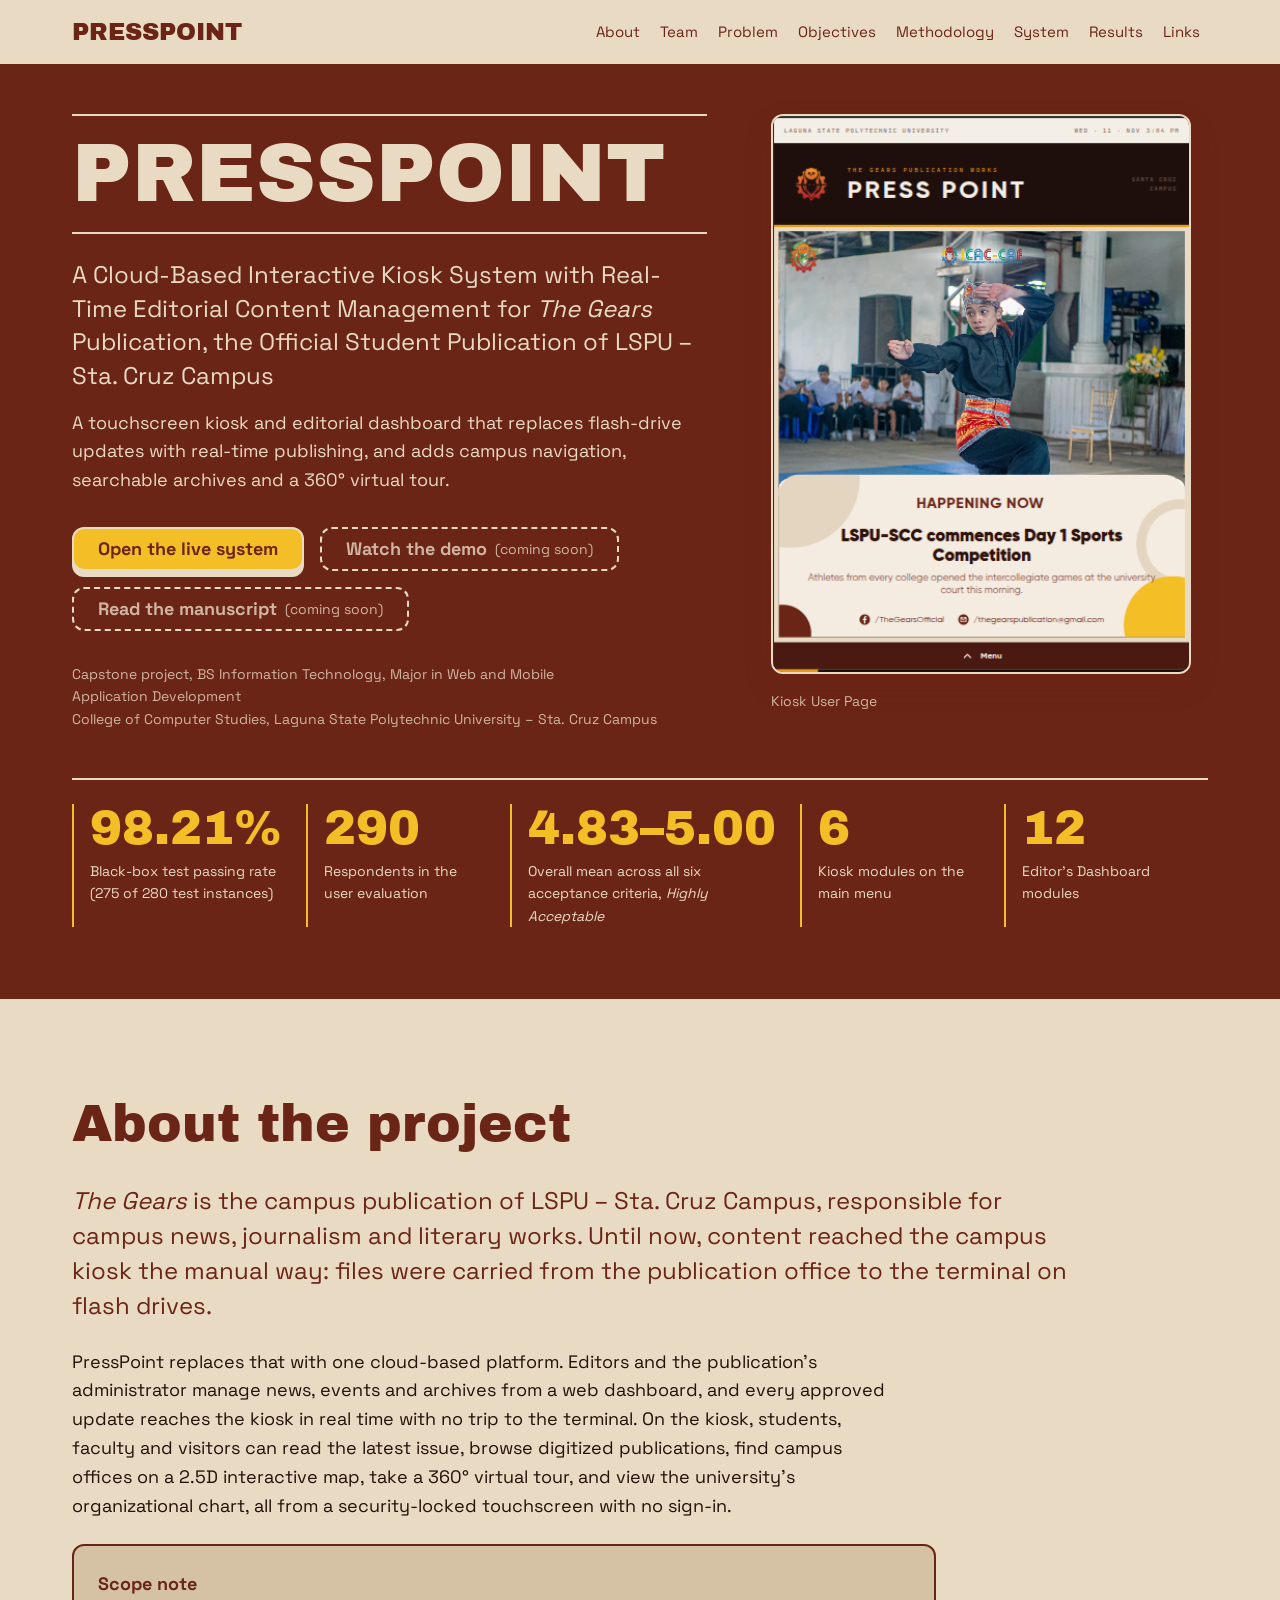
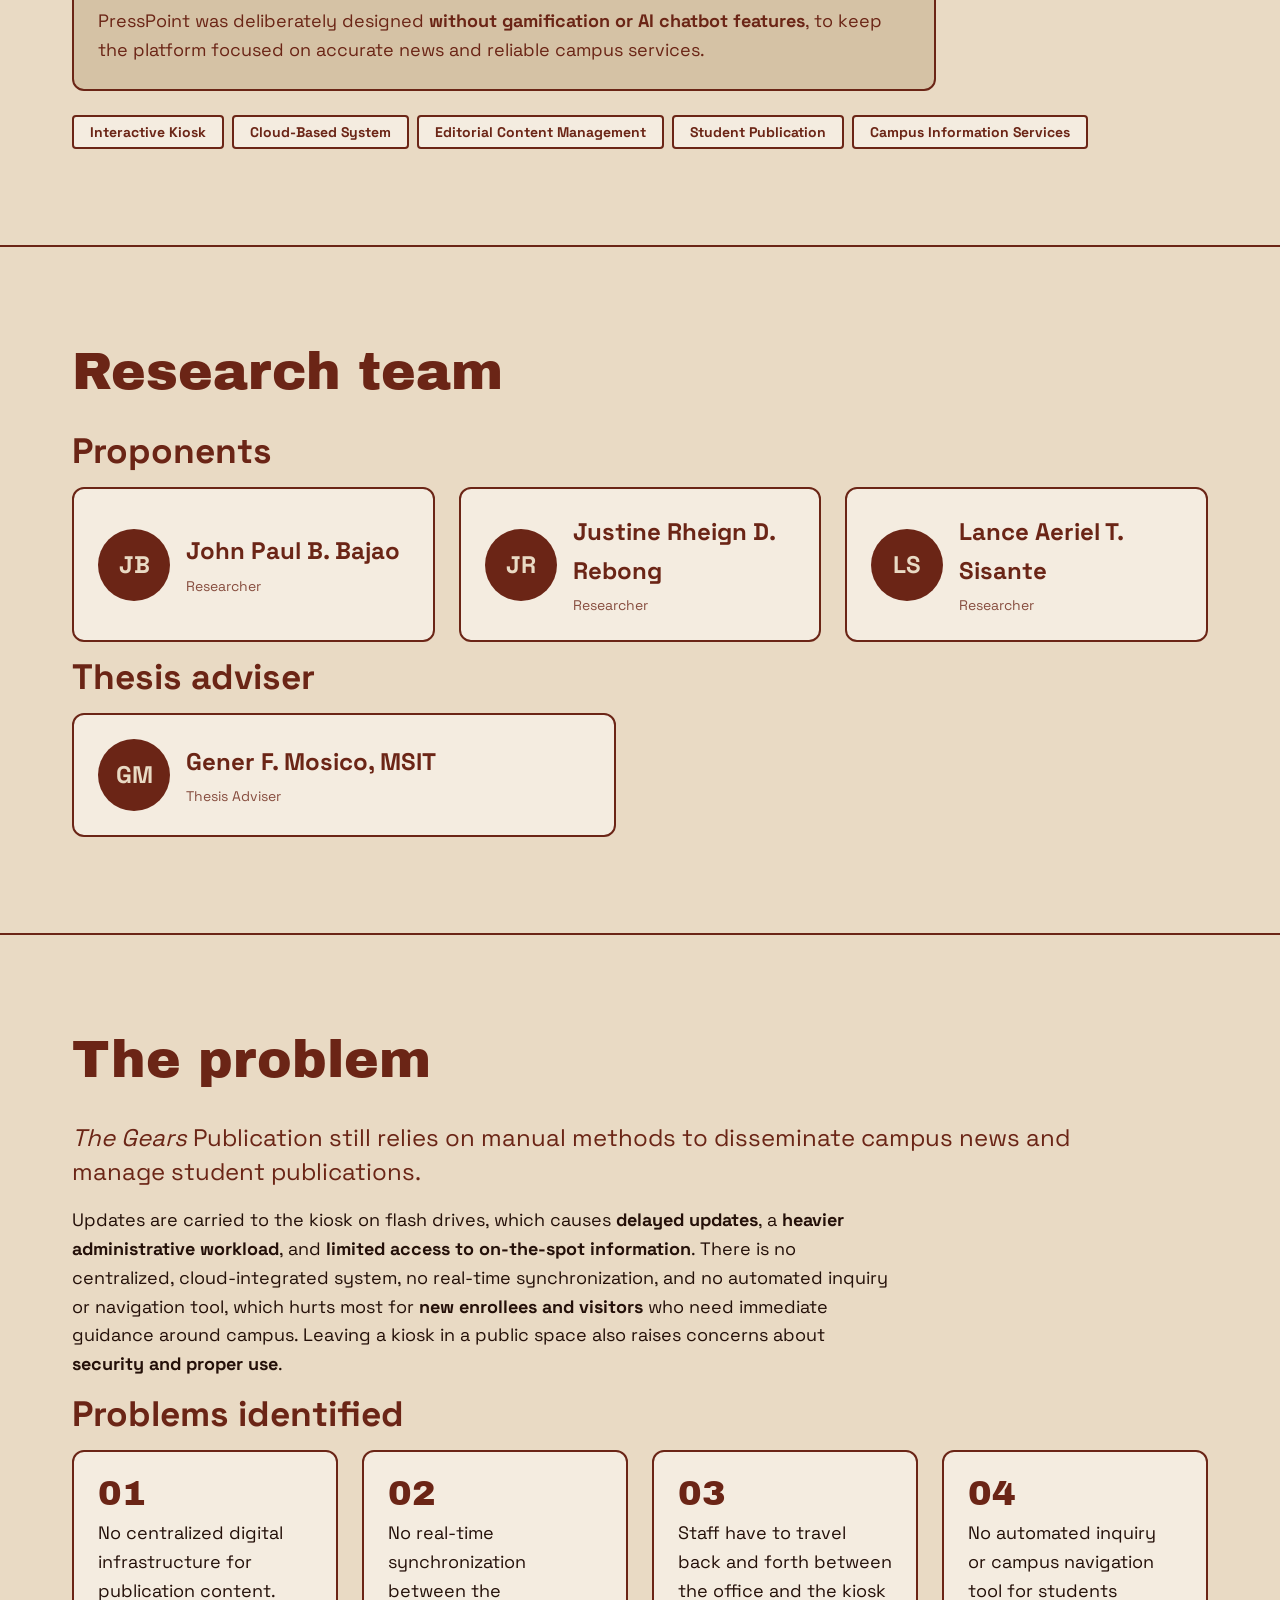
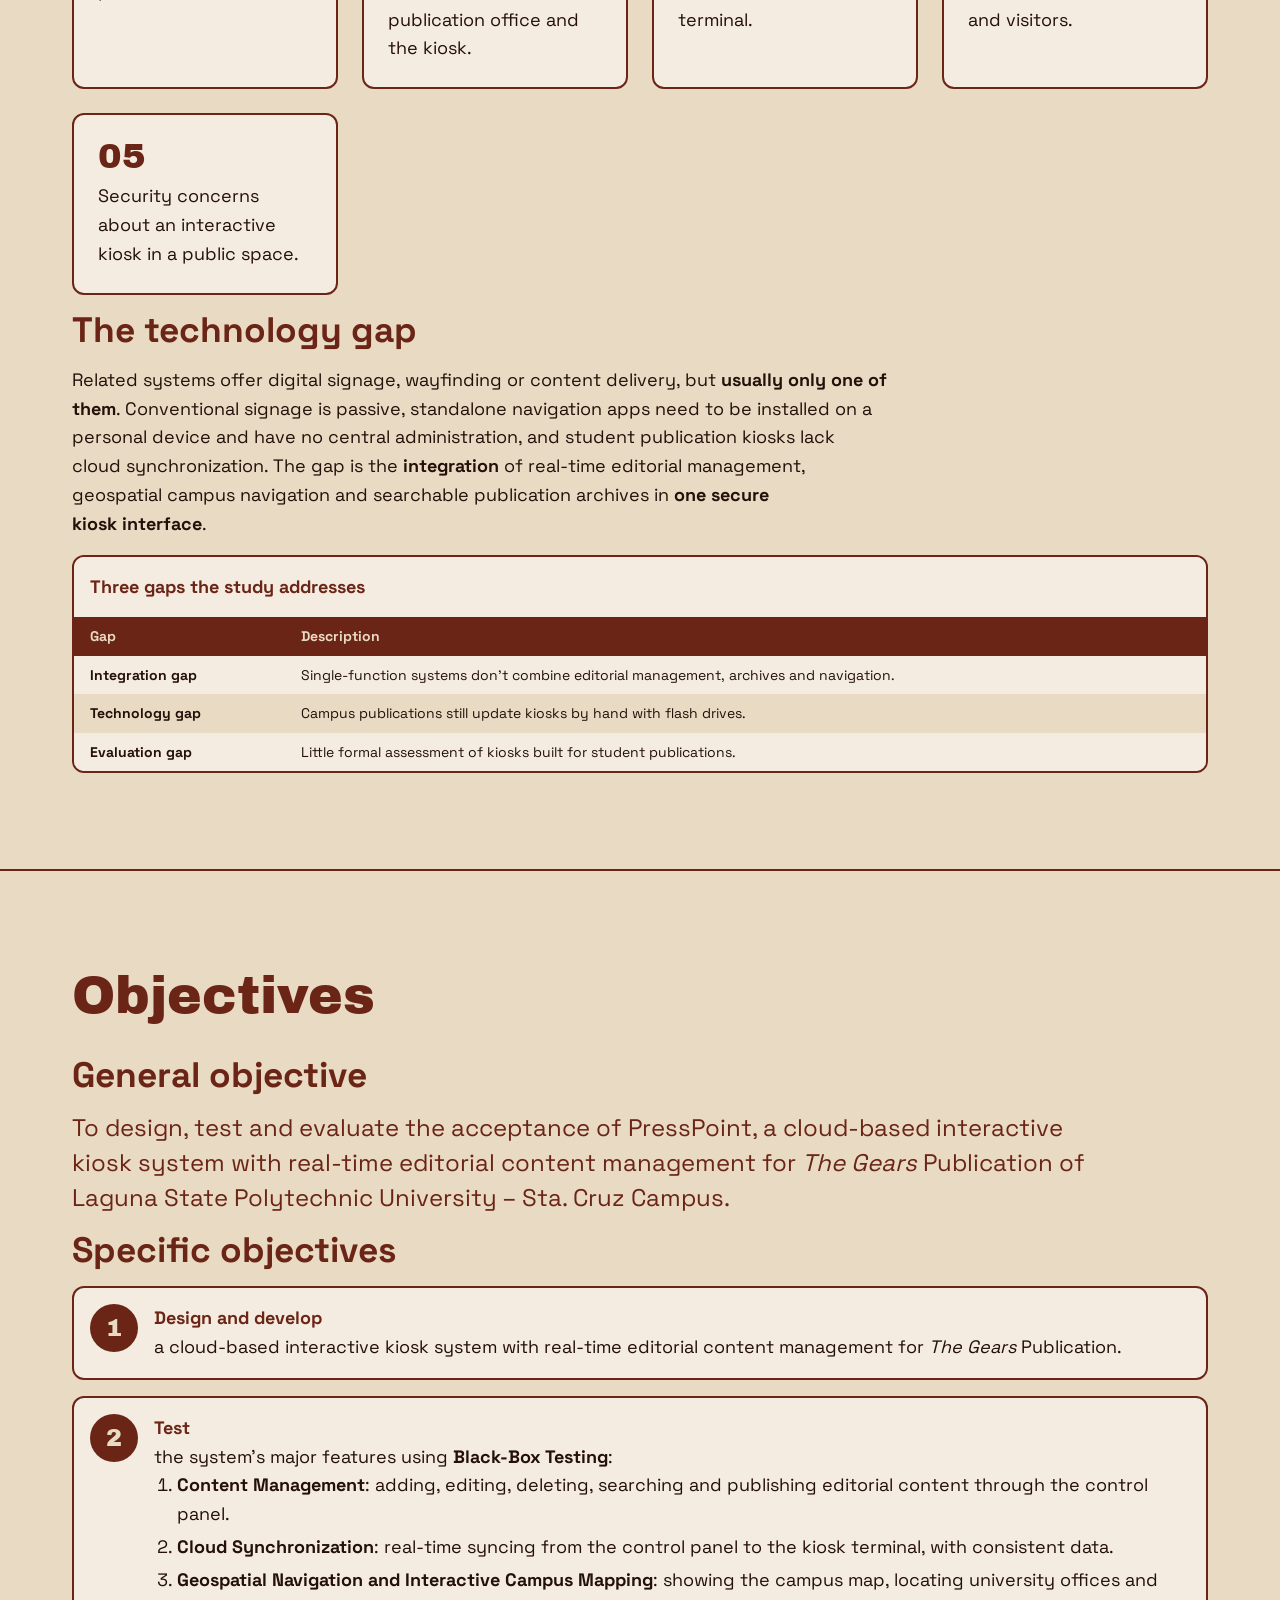
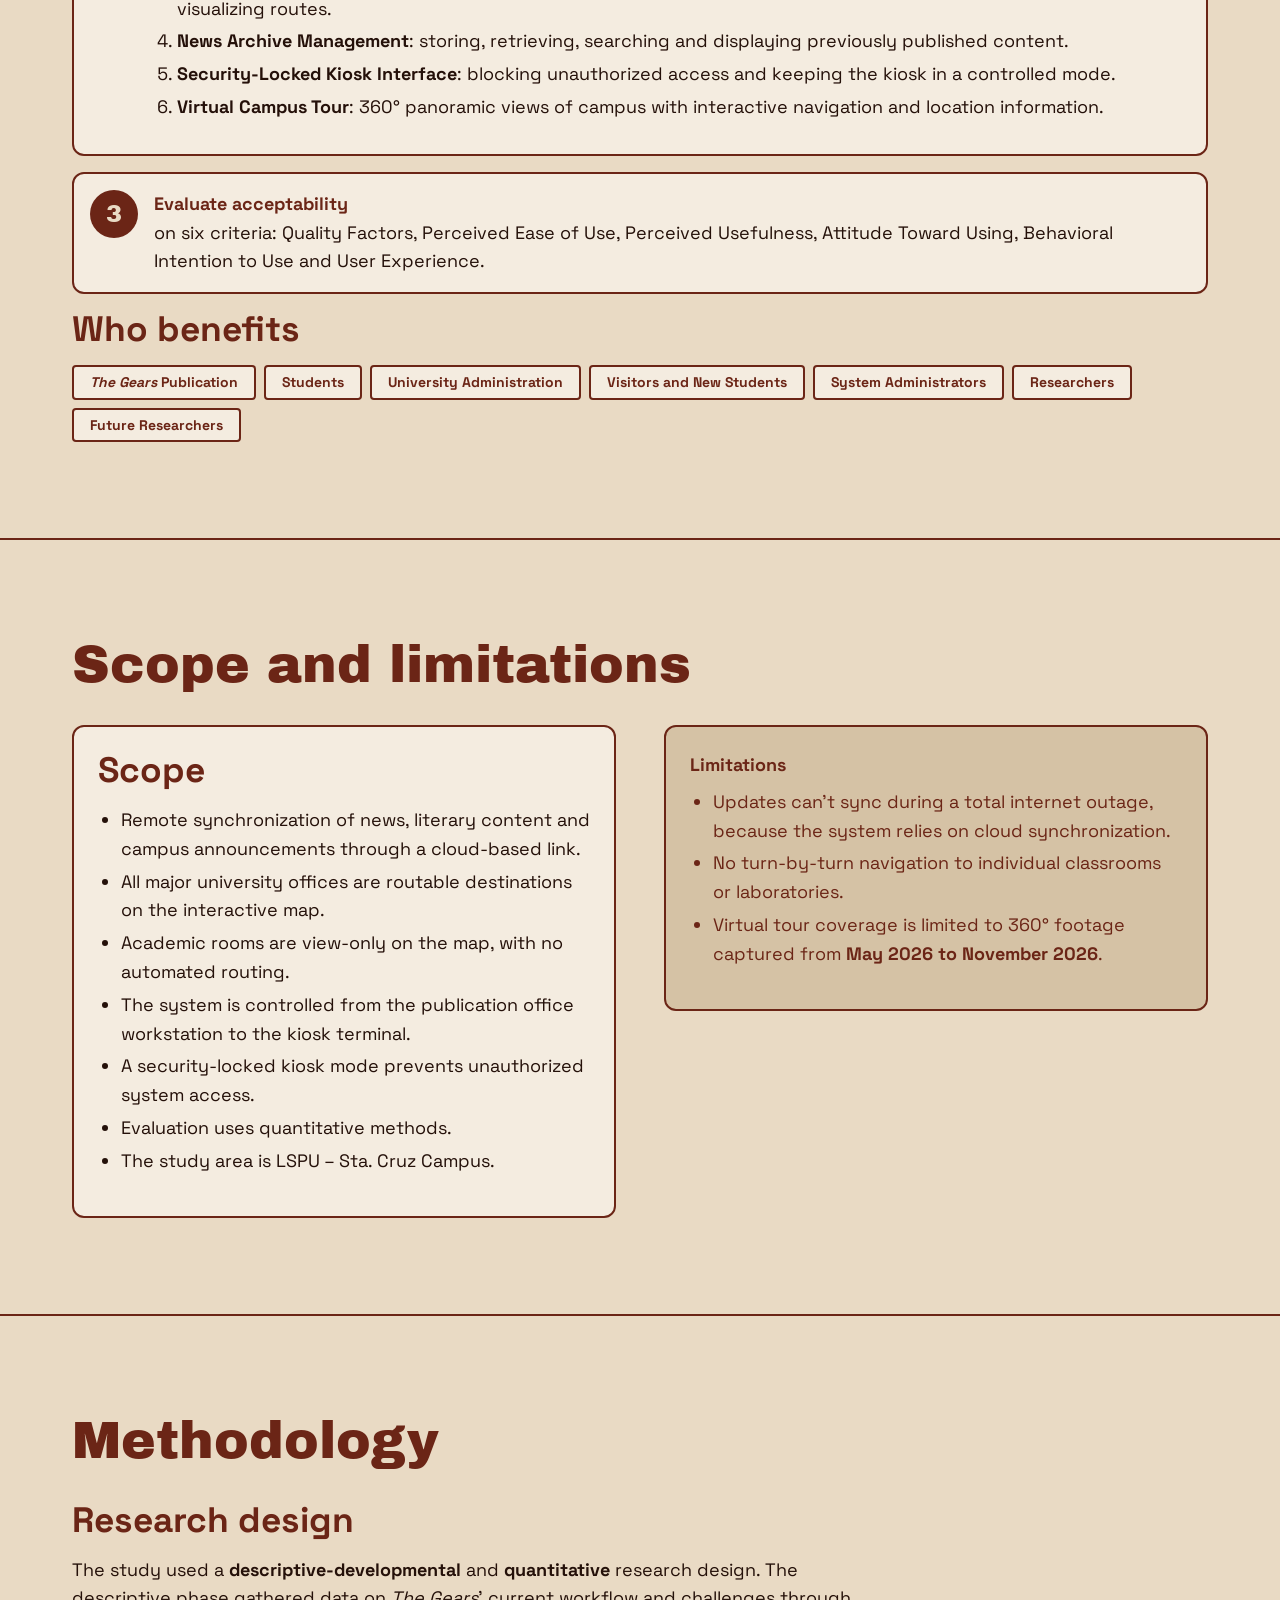
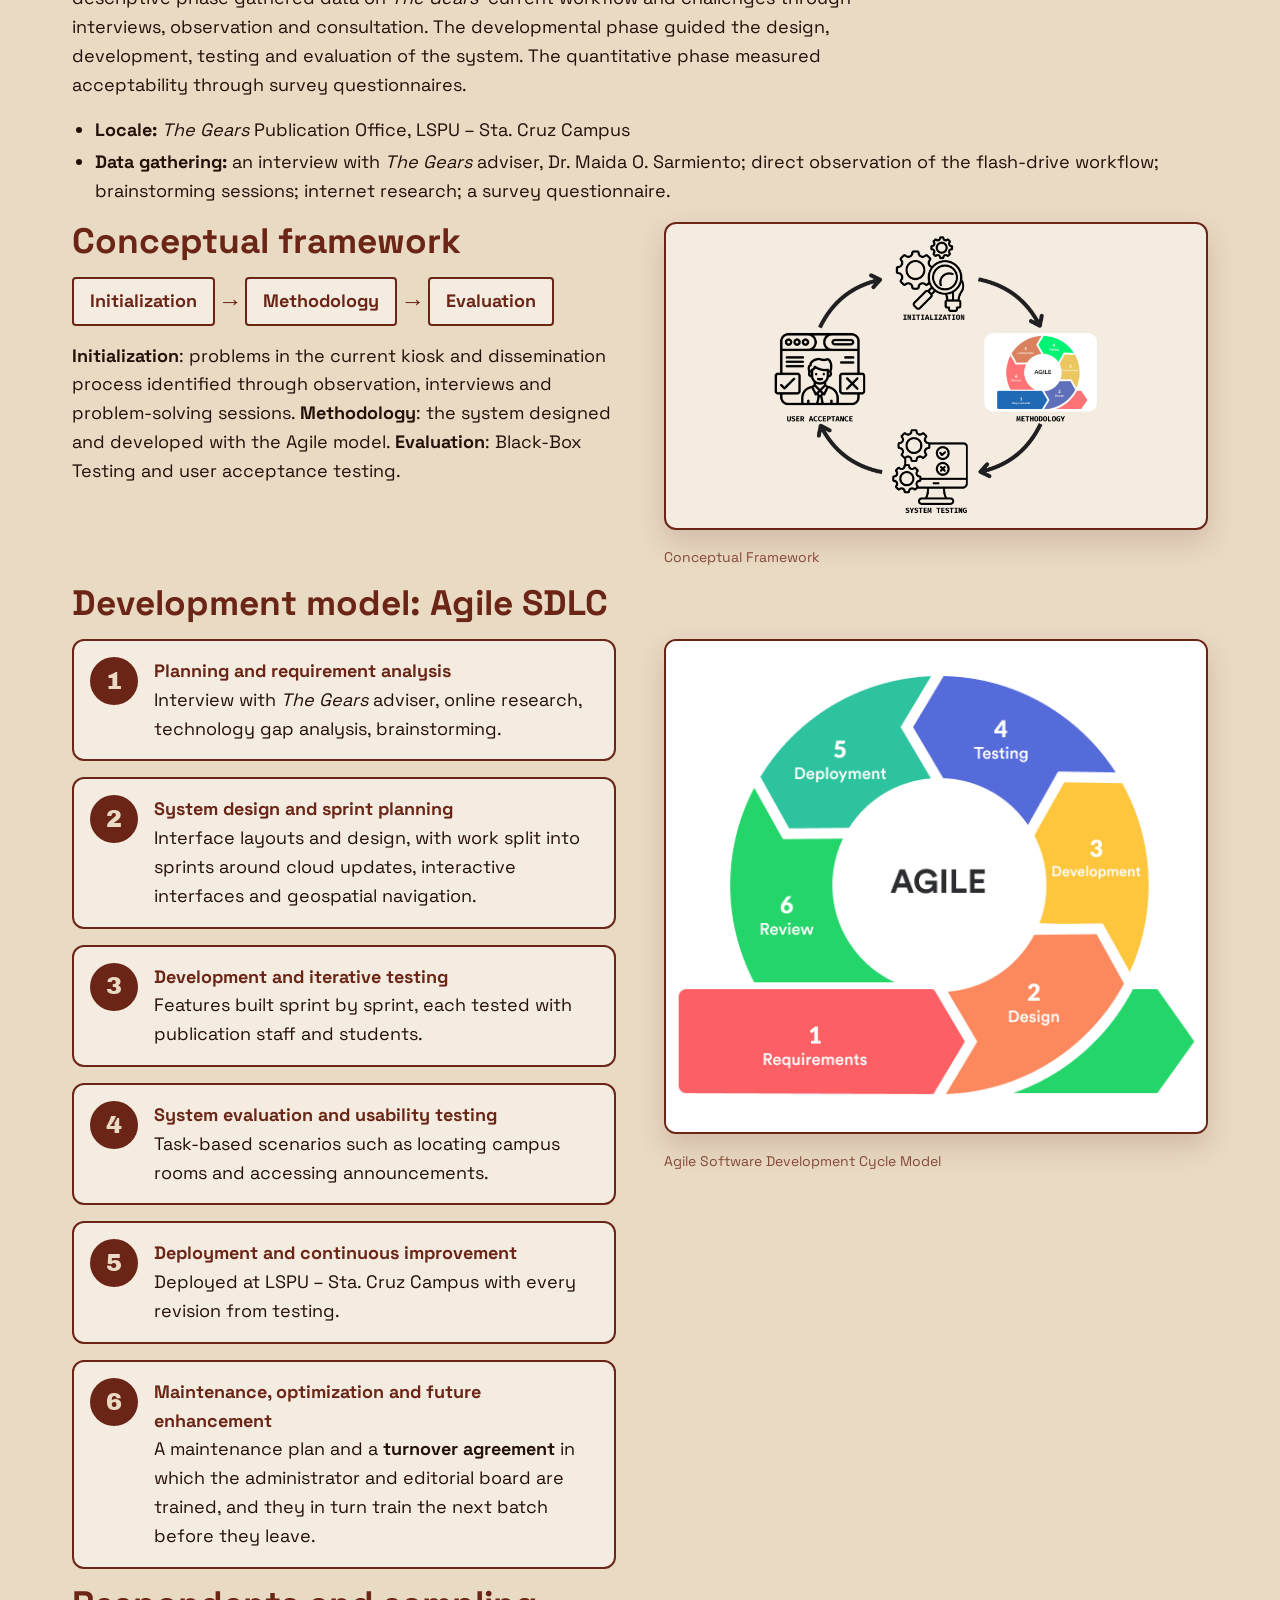
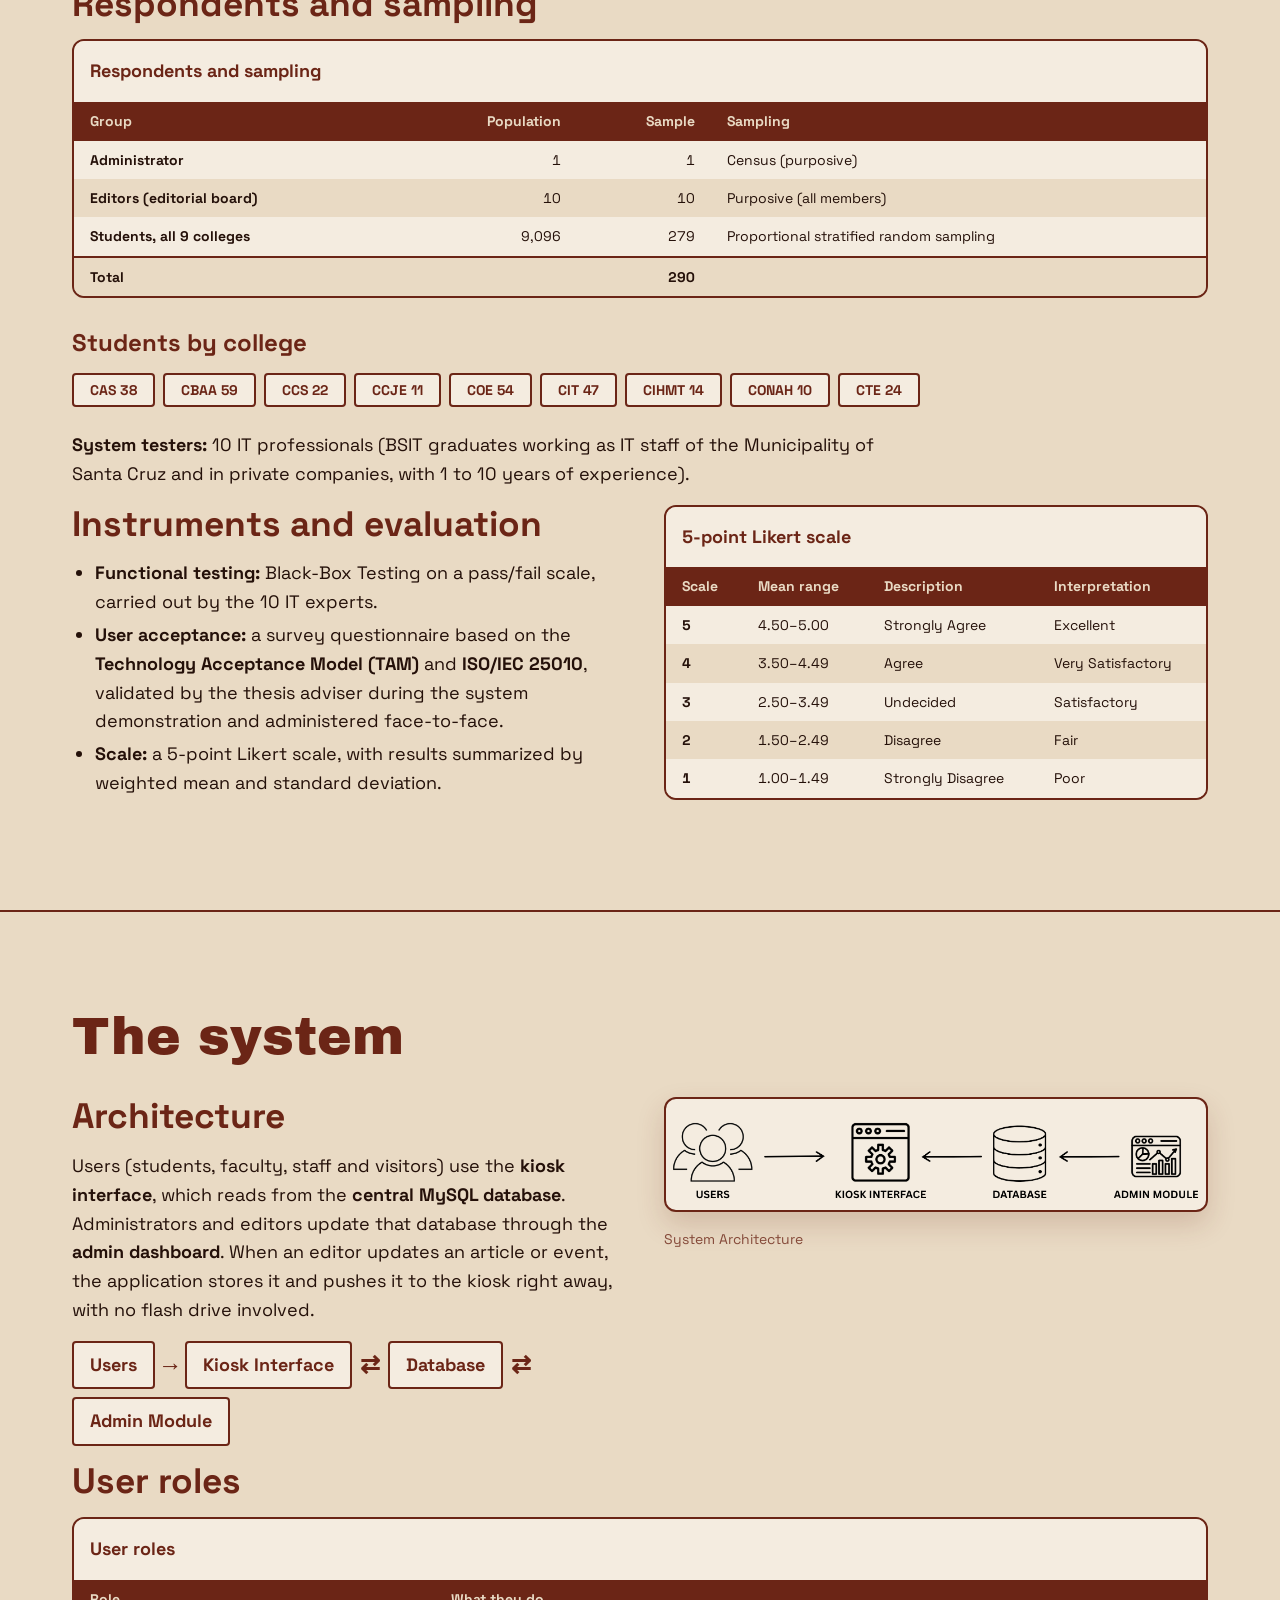
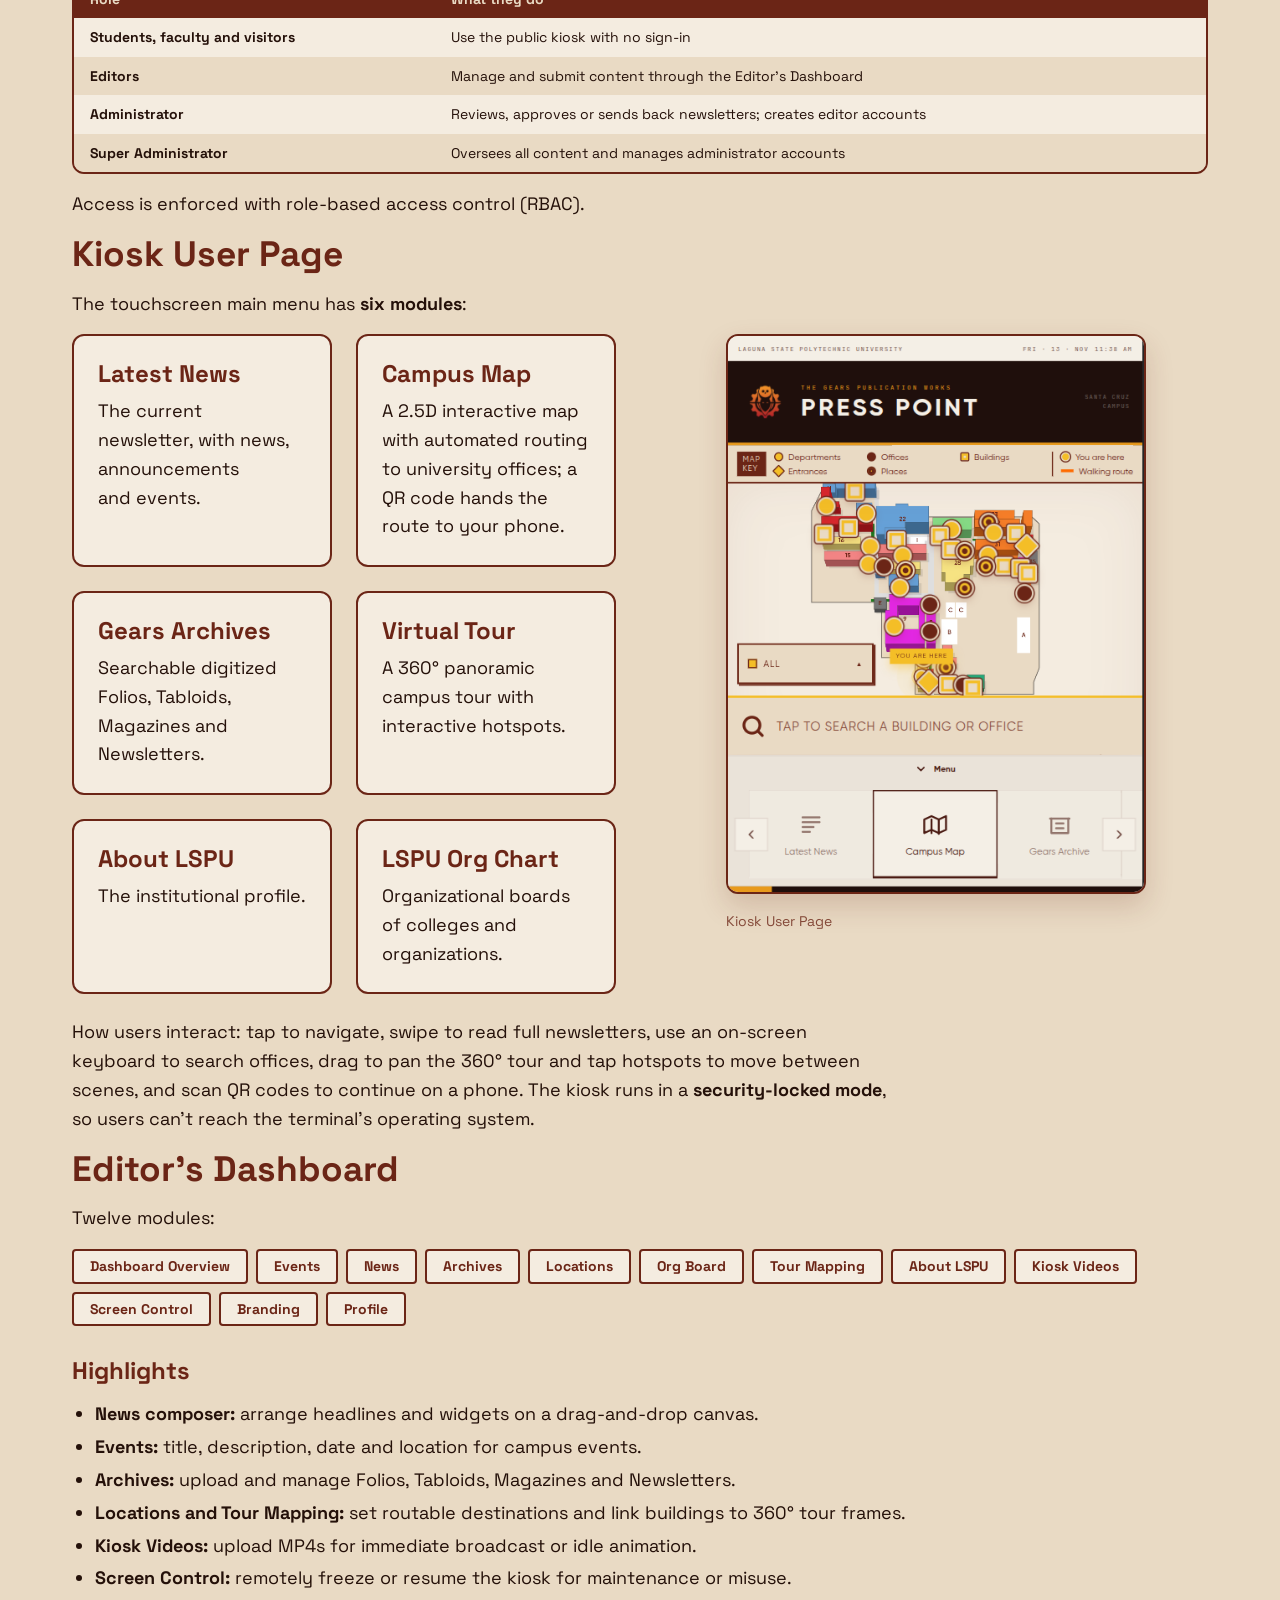
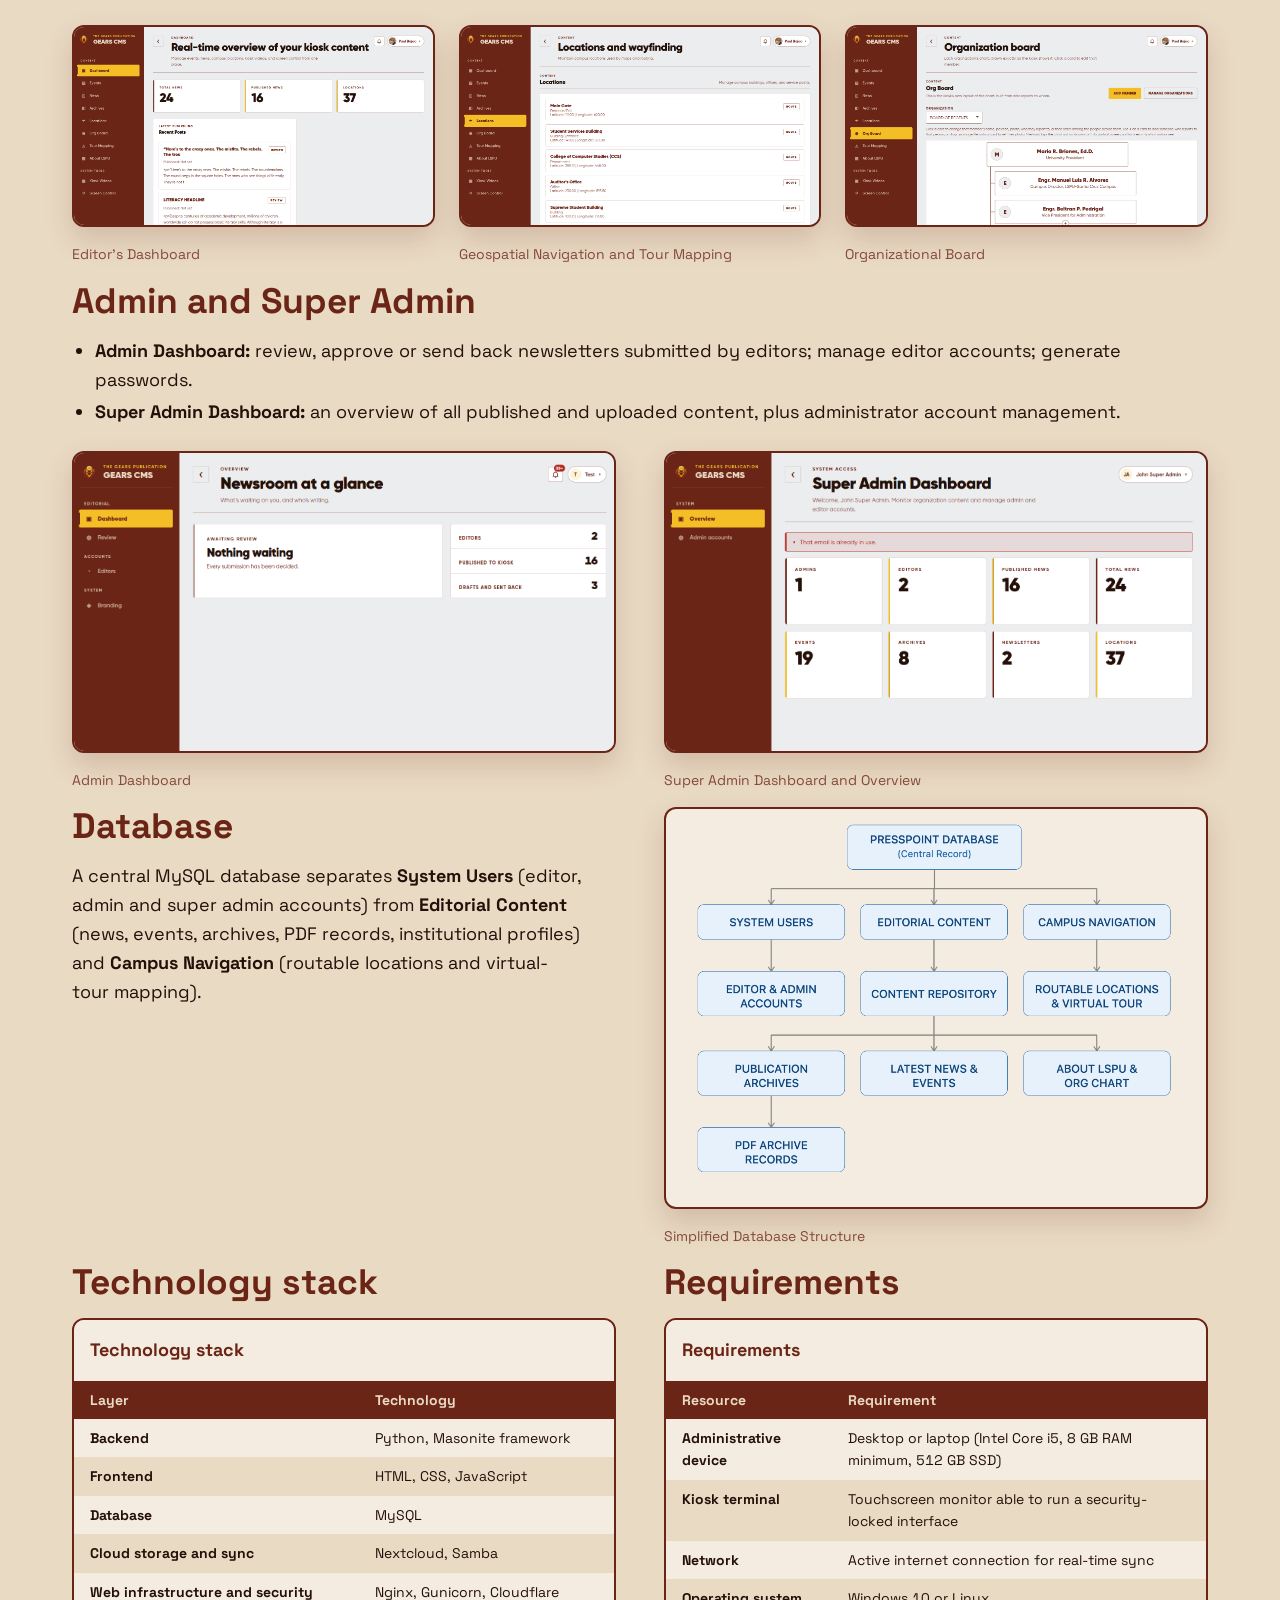
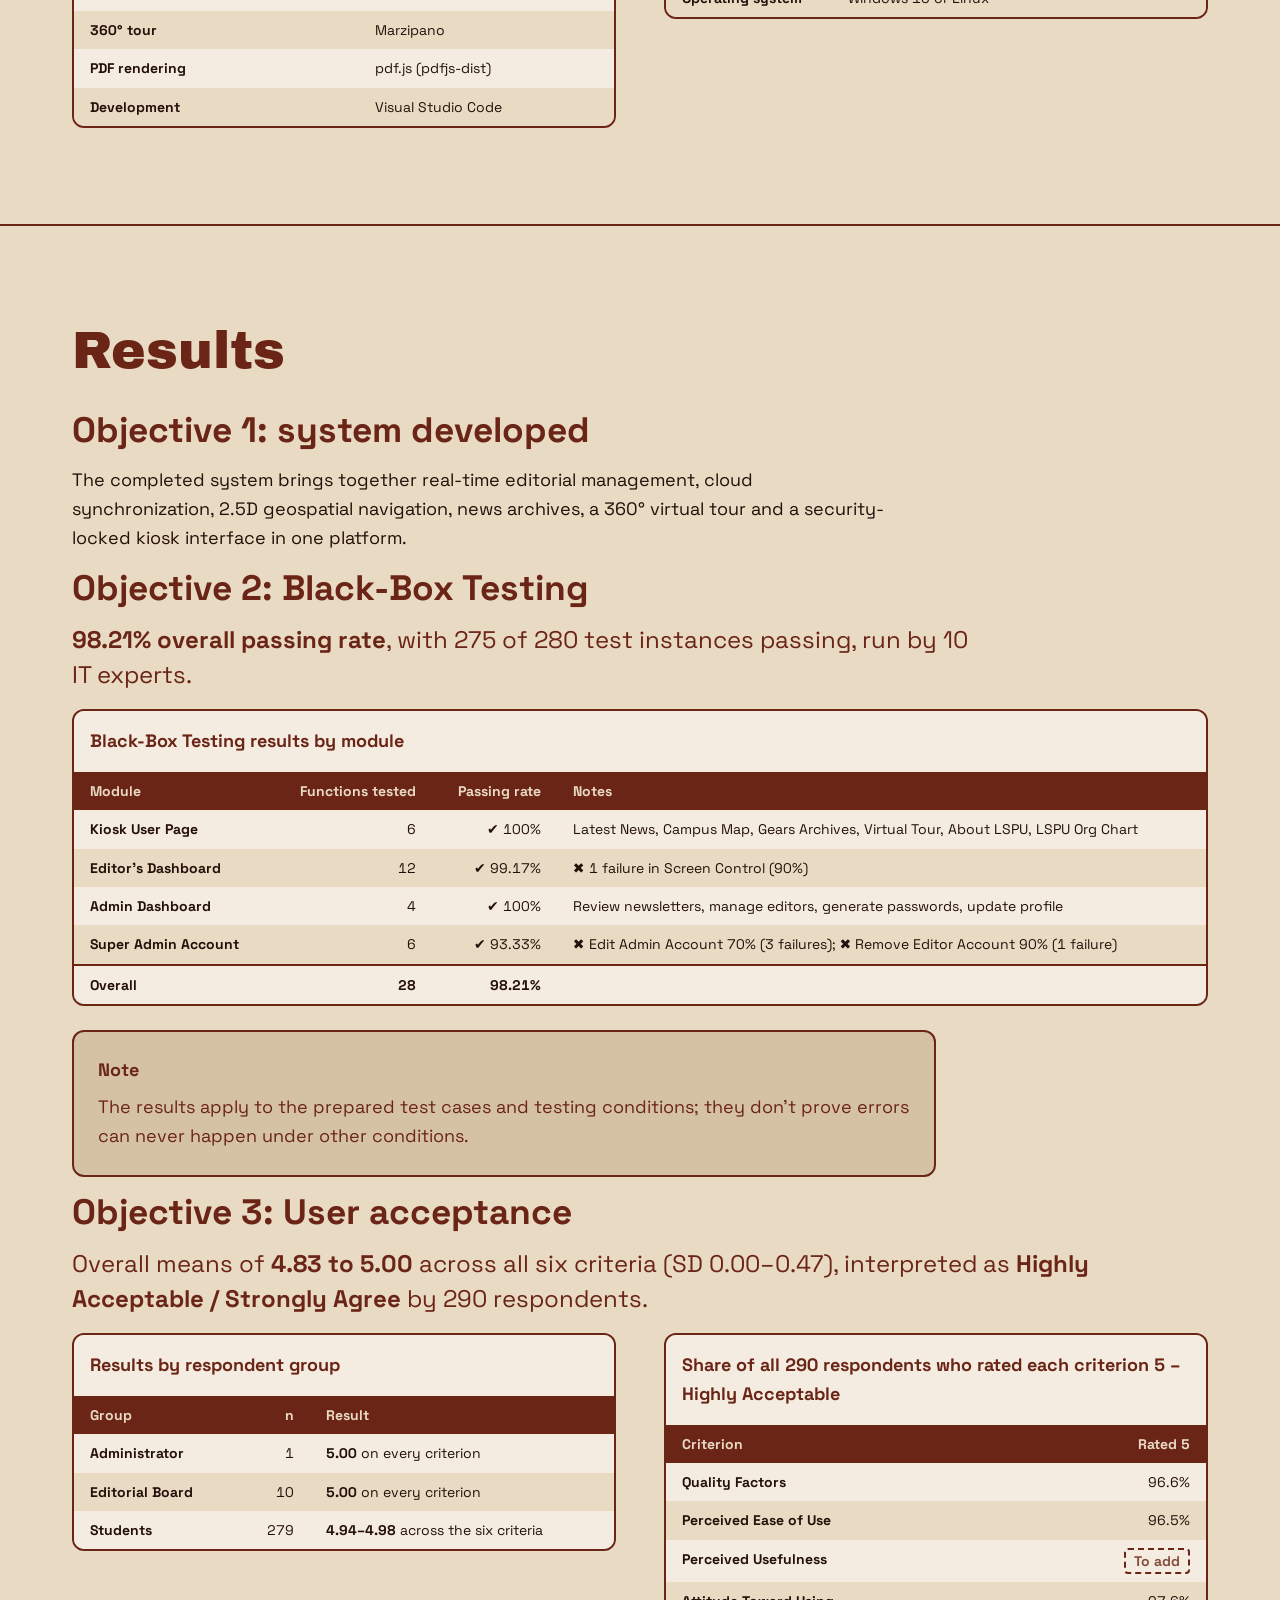
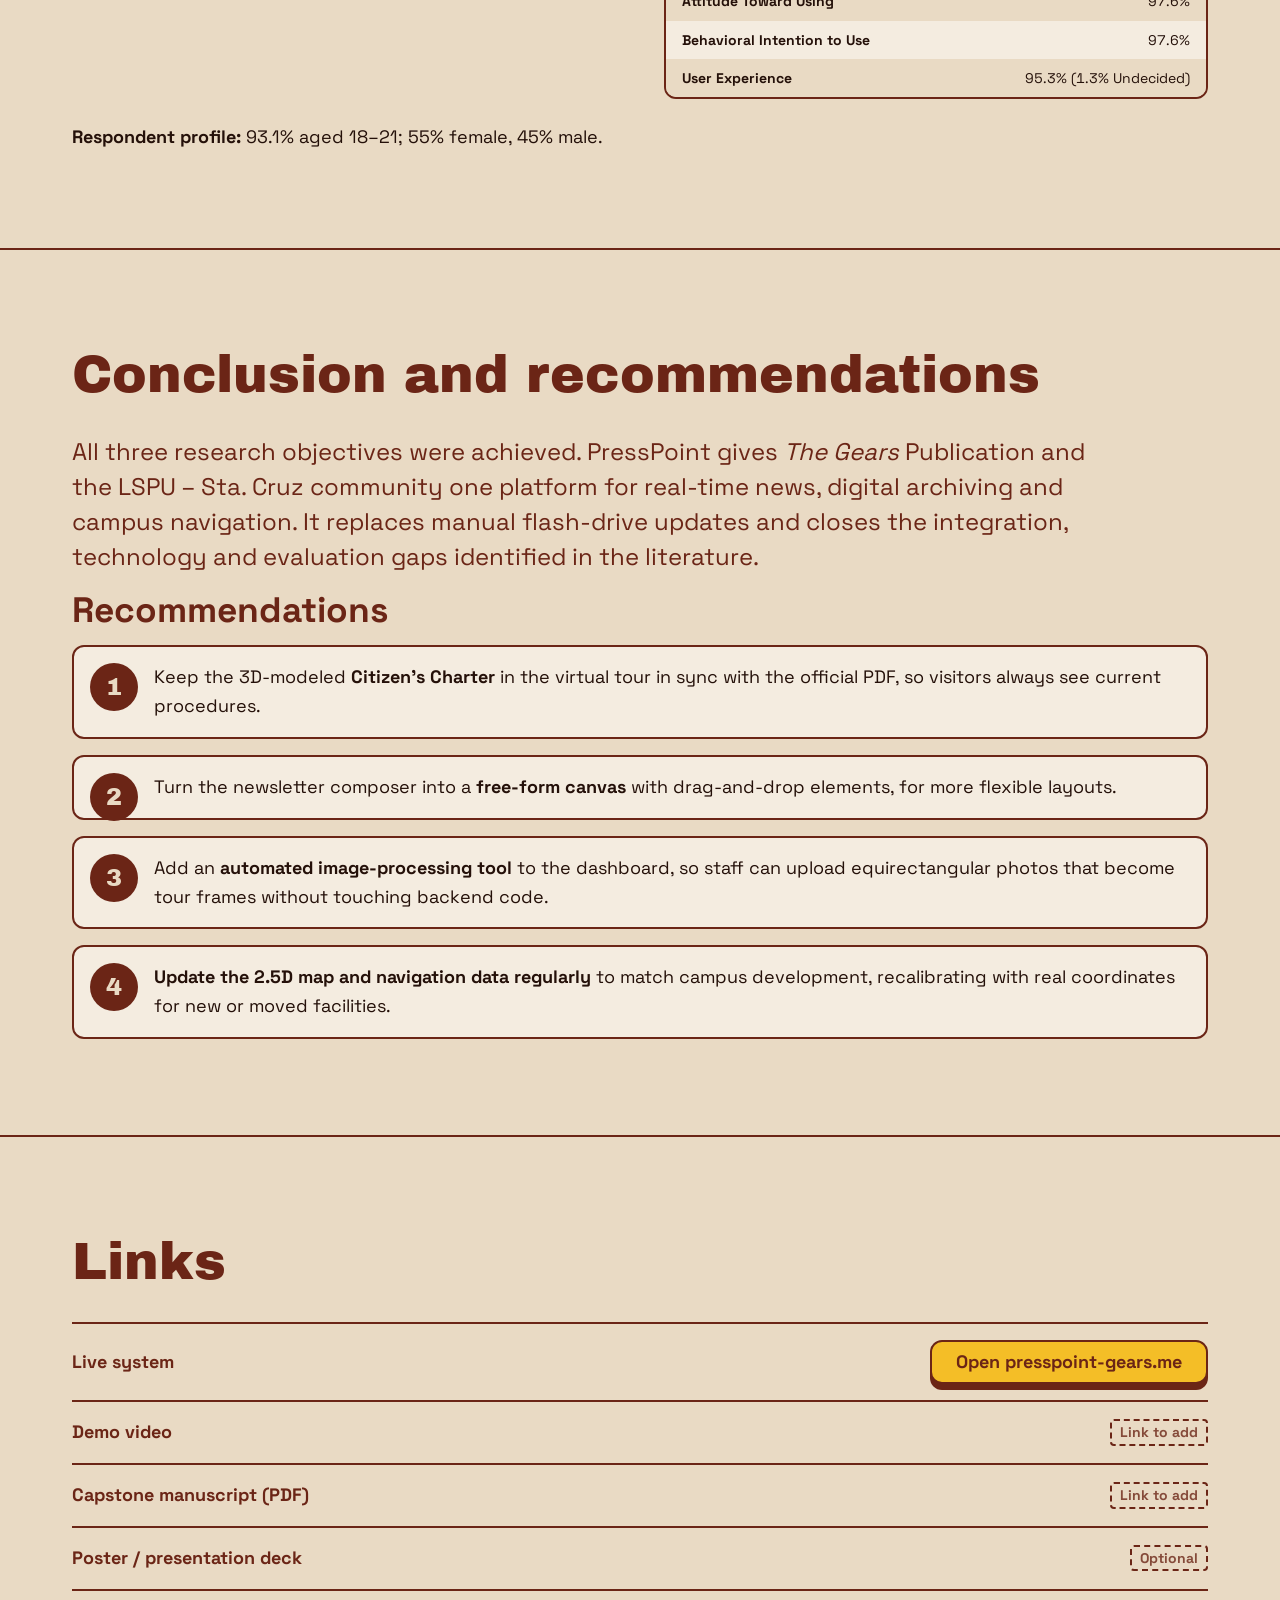
<file: index.html>
<!doctype html>
<!--
  PressPoint GitHub page
  ------------------------------------------------------------------
  Content:  CONTENT.md  (manuscript is the source of truth)
  Design:   DESIGN.md  (§9 explains the folders and class names)

  HOW TO EDIT
  - Every spot that still needs content is marked with a comment that
    starts with "EDIT:". Search this file for EDIT: to find them all.
  - Each section starts with a banner comment like  ===== 4. THE PROBLEM =====
  - Missing text shows as <span class="pending">…</span>. Replace the whole
    span with the real text.
  - Missing images show as a dashed "Image to add" box (figure-placeholder).
    Replace it with the figure-frame markup given in the comment next to it.
-->
<html lang="en">
<head>
  <meta charset="utf-8">
  <meta name="viewport" content="width=device-width, initial-scale=1">
  <title>PressPoint · Cloud-Based Interactive Kiosk for The Gears</title>
  <link rel="icon" href="images/gears.png">
  <meta name="description" content="PressPoint is a touchscreen kiosk and editorial dashboard for The Gears Publication of LSPU – Sta. Cruz Campus, with real-time publishing, campus navigation, searchable archives and a 360° virtual tour.">

  <!-- Load order matters: tokens → base → components → sections -->
  <link rel="stylesheet" href="styles/tokens.css">
  <link rel="stylesheet" href="styles/base.css">
  <link rel="stylesheet" href="styles/buttons/buttons.css">
  <link rel="stylesheet" href="styles/navbar/navbar.css">
  <link rel="stylesheet" href="styles/footer/footer.css">
  <link rel="stylesheet" href="styles/content/content.css">
  <link rel="stylesheet" href="styles/sections/sections.css">

  <script src="styles/navbar/navbar.js" defer></script>
</head>
<body>

<!-- ===================================================================
     0. NAVIGATION BAR  (same markup as styles/navbar/navbar.html)
     =================================================================== -->
<a class="skip-link" href="#content">Skip to content</a>

<header class="navbar" data-navbar>
  <nav class="navbar-inner container" aria-label="Main">
    <a class="navbar-brand" href="#top">PressPoint</a>

    <button class="navbar-toggle" type="button"
            aria-expanded="false" aria-controls="navbar-menu" data-navbar-toggle>
      <span class="navbar-toggle-icon" aria-hidden="true"></span>
      Menu
    </button>

    <ul class="navbar-menu" id="navbar-menu" data-navbar-menu>
      <li><a class="navbar-link" href="#about">About</a></li>
      <li><a class="navbar-link" href="#team">Team</a></li>
      <li><a class="navbar-link" href="#problem">Problem</a></li>
      <li><a class="navbar-link" href="#objectives">Objectives</a></li>
      <li><a class="navbar-link" href="#methodology">Methodology</a></li>
      <li><a class="navbar-link" href="#system">System</a></li>
      <li><a class="navbar-link" href="#results">Results</a></li>
      <li><a class="navbar-link" href="#links">Links</a></li>
    </ul>
  </nav>
</header>

<main id="content">

<!-- ===================================================================
     1. HERO / MASTHEAD
     =================================================================== -->
<section class="masthead surface-brand" id="top" aria-labelledby="masthead-title">
  <div class="container">
    <div class="masthead-layout">

      <div class="masthead-text">

        <div class="masthead-nameplate">
          <h1 class="masthead-title" id="masthead-title">PressPoint</h1>
        </div>

        <p class="masthead-subtitle">
          A Cloud-Based Interactive Kiosk System with Real-Time Editorial Content Management for
          <em>The Gears</em> Publication, the Official Student Publication of LSPU – Sta. Cruz Campus
        </p>

        <p class="masthead-summary">
          A touchscreen kiosk and editorial dashboard that replaces flash-drive updates with real-time
          publishing, and adds campus navigation, searchable archives and a 360° virtual tour.
        </p>

        <div class="button-group">
          <a class="button button-primary" href="https://presspoint-gears.me">Open the live system</a>

          <!-- EDIT: demo video link. Replace this span with:
               <a class="button button-secondary" href="DEMO-LINK">Watch the demo</a> -->
          <span class="button button-secondary is-pending">Watch the demo <span class="button-note">(coming soon)</span></span>

          <!-- EDIT: manuscript link. Replace this span with:
               <a class="button button-secondary" href="files/presspoint-manuscript.pdf">Read the manuscript</a> -->
          <span class="button button-secondary is-pending">Read the manuscript <span class="button-note">(coming soon)</span></span>
        </div>

        <p class="masthead-byline">
          Capstone project, BS Information Technology, Major in Web and Mobile Application Development<br>
          College of Computer Studies, Laguna State Polytechnic University – Sta. Cruz Campus
        </p>
      </div>

      <figure class="figure figure-portrait masthead-figure">
        <!-- EDIT: hero image. Replace the placeholder div with:
             <div class="figure-frame"><img src="images/hero-kiosk.png"
               alt="PressPoint kiosk main menu showing six module buttons"
               width="768" height="1024"></div> -->
        <div class="figure-placeholder">
          <div class="figure-placeholder-frame"><img src="images/hero-kiosk.png" alt="PressPoint kiosk main menu showing six module buttons" width="768" height="1024"></div>
        </div>
        <figcaption class="figure-caption">Kiosk User Page</figcaption>
      </figure>

    </div>

    <!-- Key figures. To add/remove one, copy/delete an <li>. -->
    <ul class="stats-strip" aria-label="Key figures">
      <li class="stats-strip-item">
        <span class="stats-strip-number">98.21%</span>
        <span class="stats-strip-label">Black-box test passing rate (275 of 280 test instances)</span>
      </li>
      <li class="stats-strip-item">
        <span class="stats-strip-number">290</span>
        <span class="stats-strip-label">Respondents in the user evaluation</span>
      </li>
      <li class="stats-strip-item">
        <span class="stats-strip-number">4.83–5.00</span>
        <span class="stats-strip-label">Overall mean across all six acceptance criteria, <em>Highly Acceptable</em></span>
      </li>
      <li class="stats-strip-item">
        <span class="stats-strip-number">6</span>
        <span class="stats-strip-label">Kiosk modules on the main menu</span>
      </li>
      <li class="stats-strip-item">
        <span class="stats-strip-number">12</span>
        <span class="stats-strip-label">Editor’s Dashboard modules</span>
      </li>
    </ul>
  </div>
</section>

<!-- ===================================================================
     2. ABOUT THE PROJECT
     =================================================================== -->
<section class="section" id="about" aria-labelledby="about-title">
  <div class="container">
    <header class="section-header">
      <h2 class="section-title" id="about-title">About the project</h2>
    </header>

    <div class="stack">
      <p class="lead">
        <em>The Gears</em> is the campus publication of LSPU – Sta. Cruz Campus, responsible for campus
        news, journalism and literary works. Until now, content reached the campus kiosk the manual way:
        files were carried from the publication office to the terminal on flash drives.
      </p>
      <p>
        PressPoint replaces that with one cloud-based platform. Editors and the publication’s administrator
        manage news, events and archives from a web dashboard, and every approved update reaches the kiosk
        in real time with no trip to the terminal. On the kiosk, students, faculty and visitors can read the
        latest issue, browse digitized publications, find campus offices on a 2.5D interactive map, take a
        360° virtual tour, and view the university’s organizational chart, all from a security-locked
        touchscreen with no sign-in.
      </p>

      <aside class="callout">
        <span class="callout-label">Scope note</span>
        <p>
          PressPoint was deliberately designed <strong>without gamification or AI chatbot features</strong>,
          to keep the platform focused on accurate news and reliable campus services.
        </p>
      </aside>

      <div>
        <h3 class="visually-hidden">Keywords</h3>
        <ul class="tag-list" aria-label="Keywords">
          <li class="tag">Interactive Kiosk</li>
          <li class="tag">Cloud-Based System</li>
          <li class="tag">Editorial Content Management</li>
          <li class="tag">Student Publication</li>
          <li class="tag">Campus Information Services</li>
        </ul>
      </div>
    </div>
  </div>
</section>

<!-- ===================================================================
     3. RESEARCH TEAM
     =================================================================== -->
<section class="section" id="team" aria-labelledby="team-title">
  <div class="container">
    <header class="section-header">
      <h2 class="section-title" id="team-title">Research team</h2>
    </header>

    <h3 class="subsection-title">Proponents</h3>
    <!-- EDIT: headshots. To use a photo, replace the initials inside .avatar with:
         <img src="images/team-bajao.jpg" alt="" width="144" height="144">
         (alt="" because the name is written right next to it) -->
    <ul class="layout-grid">
      <li class="card team-card">
        <span class="avatar" aria-hidden="true">JB</span>
        <div>
          <p class="team-name">John Paul B. Bajao</p>
          <span class="card-meta">Researcher</span>
        </div>
      </li>
      <li class="card team-card">
        <span class="avatar" aria-hidden="true">JR</span>
        <div>
          <p class="team-name">Justine Rheign D. Rebong</p>
          <span class="card-meta">Researcher</span>
        </div>
      </li>
      <li class="card team-card">
        <span class="avatar" aria-hidden="true">LS</span>
        <div>
          <p class="team-name">Lance Aeriel T. Sisante</p>
          <span class="card-meta">Researcher</span>
        </div>
      </li>
    </ul>

    <div class="subsection layout-split">
      <div>
        <h3 class="subsection-title">Thesis adviser</h3>
        <div class="card team-card">
          <span class="avatar" aria-hidden="true">GM</span>
          <div>
            <p class="team-name">Gener F. Mosico, MSIT</p>
            <span class="card-meta">Thesis Adviser</span>
          </div>
        </div>
      </div>
  </div>  
</section>

<!-- ===================================================================
     4. THE PROBLEM
     =================================================================== -->
<section class="section" id="problem" aria-labelledby="problem-title">
  <div class="container">
    <header class="section-header">
      <h2 class="section-title" id="problem-title">The problem</h2>
    </header>

    <p class="lead">
      <em>The Gears</em> Publication still relies on manual methods to disseminate campus news and manage
      student publications.
    </p>
    <p>
      Updates are carried to the kiosk on flash drives, which causes <strong>delayed updates</strong>, a
      <strong>heavier administrative workload</strong>, and <strong>limited access to on-the-spot
      information</strong>. There is no centralized, cloud-integrated system, no real-time synchronization,
      and no automated inquiry or navigation tool, which hurts most for <strong>new enrollees and
      visitors</strong> who need immediate guidance around campus. Leaving a kiosk in a public space also
      raises concerns about <strong>security and proper use</strong>.
    </p>

    <div class="subsection">
      <h3 class="subsection-title">Problems identified</h3>
      <ol class="layout-grid">
        <li class="card"><span class="card-number" aria-hidden="true">01</span>
          <p class="card-text">No centralized digital infrastructure for publication content.</p></li>
        <li class="card"><span class="card-number" aria-hidden="true">02</span>
          <p class="card-text">No real-time synchronization between the publication office and the kiosk.</p></li>
        <li class="card"><span class="card-number" aria-hidden="true">03</span>
          <p class="card-text">Staff have to travel back and forth between the office and the kiosk terminal.</p></li>
        <li class="card"><span class="card-number" aria-hidden="true">04</span>
          <p class="card-text">No automated inquiry or campus navigation tool for students and visitors.</p></li>
        <li class="card"><span class="card-number" aria-hidden="true">05</span>
          <p class="card-text">Security concerns about an interactive kiosk in a public space.</p></li>
      </ol>
    </div>

    <div class="subsection">
      <h3 class="subsection-title">The technology gap</h3>
      <p>
        Related systems offer digital signage, wayfinding or content delivery, but <strong>usually only one
        of them</strong>. Conventional signage is passive, standalone navigation apps need to be installed on
        a personal device and have no central administration, and student publication kiosks lack cloud
        synchronization. The gap is the <strong>integration</strong> of real-time editorial management,
        geospatial campus navigation and searchable publication archives in <strong>one secure kiosk
        interface</strong>.
      </p>

      <div class="table-wrapper" tabindex="0" role="region" aria-labelledby="gaps-caption">
        <table class="data-table">
          <caption id="gaps-caption">Three gaps the study addresses</caption>
          <thead>
            <tr><th scope="col">Gap</th><th scope="col">Description</th></tr>
          </thead>
          <tbody>
            <tr><th scope="row">Integration gap</th><td>Single-function systems don’t combine editorial management, archives and navigation.</td></tr>
            <tr><th scope="row">Technology gap</th><td>Campus publications still update kiosks by hand with flash drives.</td></tr>
            <tr><th scope="row">Evaluation gap</th><td>Little formal assessment of kiosks built for student publications.</td></tr>
          </tbody>
        </table>
      </div>
    </div>

    <!-- EDIT (optional): flowchart of the current manual process (Ch. III) beside
         the proposed cloud workflow. Delete this block if you won't use it. -->
  </div>
</section>

<!-- ===================================================================
     5. OBJECTIVES
     =================================================================== -->
<section class="section" id="objectives" aria-labelledby="objectives-title">
  <div class="container">
    <header class="section-header">
      <h2 class="section-title" id="objectives-title">Objectives</h2>
    </header>

    <h3 class="subsection-title">General objective</h3>
    <p class="lead">
      To design, test and evaluate the acceptance of PressPoint, a cloud-based interactive kiosk system with
      real-time editorial content management for <em>The Gears</em> Publication of Laguna State Polytechnic
      University – Sta. Cruz Campus.
    </p>

    <div class="subsection">
      <h3 class="subsection-title">Specific objectives</h3>
      <ol class="step-list">
        <li>
          <span class="step-title">Design and develop</span>
          a cloud-based interactive kiosk system with real-time editorial content management for
          <em>The Gears</em> Publication.
        </li>
        <li>
          <span class="step-title">Test</span>
          the system’s major features using <strong>Black-Box Testing</strong>:
          <ol>
            <li><strong>Content Management</strong>: adding, editing, deleting, searching and publishing editorial content through the control panel.</li>
            <li><strong>Cloud Synchronization</strong>: real-time syncing from the control panel to the kiosk terminal, with consistent data.</li>
            <li><strong>Geospatial Navigation and Interactive Campus Mapping</strong>: showing the campus map, locating university offices and visualizing routes.</li>
            <li><strong>News Archive Management</strong>: storing, retrieving, searching and displaying previously published content.</li>
            <li><strong>Security-Locked Kiosk Interface</strong>: blocking unauthorized access and keeping the kiosk in a controlled mode.</li>
            <li><strong>Virtual Campus Tour</strong>: 360° panoramic views of campus with interactive navigation and location information.</li>
          </ol>
        </li>
        <li>
          <span class="step-title">Evaluate acceptability</span>
          on six criteria: Quality Factors, Perceived Ease of Use, Perceived Usefulness, Attitude Toward
          Using, Behavioral Intention to Use and User Experience.
        </li>
      </ol>
    </div>

    <div class="subsection">
      <h3 class="subsection-title">Who benefits</h3>
      <ul class="tag-list">
        <li class="tag"><em>The Gears</em> Publication</li>
        <li class="tag">Students</li>
        <li class="tag">University Administration</li>
        <li class="tag">Visitors and New Students</li>
        <li class="tag">System Administrators</li>
        <li class="tag">Researchers</li>
        <li class="tag">Future Researchers</li>
      </ul>
    </div>
  </div>
</section>

<!-- ===================================================================
     6. SCOPE AND LIMITATIONS
     =================================================================== -->
<section class="section" id="scope" aria-labelledby="scope-title">
  <div class="container">
    <header class="section-header">
      <h2 class="section-title" id="scope-title">Scope and limitations</h2>
    </header>

    <div class="layout-split">
      <div class="card">
        <h3 class="subsection-title">Scope</h3>
        <ul>
          <li>Remote synchronization of news, literary content and campus announcements through a cloud-based link.</li>
          <li>All major university offices are routable destinations on the interactive map.</li>
          <li>Academic rooms are view-only on the map, with no automated routing.</li>
          <li>The system is controlled from the publication office workstation to the kiosk terminal.</li>
          <li>A security-locked kiosk mode prevents unauthorized system access.</li>
          <li>Evaluation uses quantitative methods.</li>
          <li>The study area is LSPU – Sta. Cruz Campus.</li>
        </ul>
      </div>

      <aside class="callout">
        <span class="callout-label">Limitations</span>
        <ul>
          <li>Updates can’t sync during a total internet outage, because the system relies on cloud synchronization.</li>
          <li>No turn-by-turn navigation to individual classrooms or laboratories.</li>
          <li>Virtual tour coverage is limited to 360° footage captured from <strong>May 2026 to November 2026</strong>.</li>
        </ul>
      </aside>
    </div>
  </div>
</section>

<!-- ===================================================================
     7. METHODOLOGY
     =================================================================== -->
<section class="section" id="methodology" aria-labelledby="methodology-title">
  <div class="container">
    <header class="section-header">
      <h2 class="section-title" id="methodology-title">Methodology</h2>
    </header>

    <!-- 7.1 Research design -->
    <h3 class="subsection-title">Research design</h3>
    <p>
      The study used a <strong>descriptive-developmental</strong> and <strong>quantitative</strong> research
      design. The descriptive phase gathered data on <em>The Gears</em>’ current workflow and challenges
      through interviews, observation and consultation. The developmental phase guided the design,
      development, testing and evaluation of the system. The quantitative phase measured acceptability
      through survey questionnaires.
    </p>
    <ul>
      <li><strong>Locale:</strong> <em>The Gears</em> Publication Office, LSPU – Sta. Cruz Campus</li>
      <li><strong>Data gathering:</strong> an interview with <em>The Gears</em> adviser, Dr. Maida O.
        Sarmiento; direct observation of the flash-drive workflow; brainstorming sessions; internet
        research; a survey questionnaire.</li>
    </ul>

    <!-- 7.2 Conceptual framework -->
    <div class="subsection layout-split">
      <div>
        <h3 class="subsection-title">Conceptual framework</h3>
        <ol class="flow" aria-label="Conceptual framework stages">
          <li class="flow-step">Initialization</li>
          <li class="flow-arrow" aria-hidden="true">→</li>
          <li class="flow-step">Methodology</li>
          <li class="flow-arrow" aria-hidden="true">→</li>
          <li class="flow-step">Evaluation</li>
        </ol>
        <p class="space-above-small">
          <strong>Initialization</strong>: problems in the current kiosk and dissemination process identified
          through observation, interviews and problem-solving sessions. <strong>Methodology</strong>: the
          system designed and developed with the Agile model. <strong>Evaluation</strong>: Black-Box Testing
          and user acceptance testing.
        </p>
      </div>
      <figure class="figure">
        <!-- EDIT: image → images/conceptual-framework.png
             alt suggestion: "Conceptual framework: initialization, methodology and evaluation stages" -->
        <div class="figure-placeholder">
         <div class="frame-image"><img src="images/conceptual-framework.png" alt="Conceptual framework: initialization, methodology and evaluation stages"></div>
        </div>
        <figcaption class="figure-caption">Conceptual Framework</figcaption>
      </figure>
    </div>

    <!-- 7.3 Agile SDLC -->
    <div class="subsection">
      <h3 class="subsection-title">Development model: Agile SDLC</h3>
      <div class="layout-split">
        <ol class="step-list">
          <li><span class="step-title">Planning and requirement analysis</span>
            Interview with <em>The Gears</em> adviser, online research, technology gap analysis, brainstorming.</li>
          <li><span class="step-title">System design and sprint planning</span>
            Interface layouts and design, with work split into sprints around cloud updates, interactive interfaces and geospatial navigation.</li>
          <li><span class="step-title">Development and iterative testing</span>
            Features built sprint by sprint, each tested with publication staff and students.</li>
          <li><span class="step-title">System evaluation and usability testing</span>
            Task-based scenarios such as locating campus rooms and accessing announcements.</li>
          <li><span class="step-title">Deployment and continuous improvement</span>
            Deployed at LSPU – Sta. Cruz Campus with every revision from testing.</li>
          <li><span class="step-title">Maintenance, optimization and future enhancement</span>
            A maintenance plan and a <strong>turnover agreement</strong> in which the administrator and
            editorial board are trained, and they in turn train the next batch before they leave.</li>
        </ol>
        <figure class="figure">
          <!-- EDIT: image → images/agile-cycle.png
               alt suggestion: "Agile cycle of six stages from planning to maintenance" -->
          <div class="figure-placeholder">
            <div class="frame-image"><img src="images/agile-cycle.png" alt="Agile cycle of six stages from planning to maintenance"></div>
          </div>
          <figcaption class="figure-caption">Agile Software Development Cycle Model</figcaption>
        </figure>
      </div>
    </div>

    <!-- 7.4 Respondents and sampling -->
    <div class="subsection">
      <h3 class="subsection-title">Respondents and sampling</h3>
      <div class="table-wrapper" tabindex="0" role="region" aria-labelledby="respondents-caption">
        <table class="data-table">
          <caption id="respondents-caption">Respondents and sampling</caption>
          <thead>
            <tr>
              <th scope="col">Group</th>
              <th scope="col" class="number">Population</th>
              <th scope="col" class="number">Sample</th>
              <th scope="col">Sampling</th>
            </tr>
          </thead>
          <tbody>
            <tr><th scope="row">Administrator</th><td class="number">1</td><td class="number">1</td><td>Census (purposive)</td></tr>
            <tr><th scope="row">Editors (editorial board)</th><td class="number">10</td><td class="number">10</td><td>Purposive (all members)</td></tr>
            <tr><th scope="row">Students, all 9 colleges</th><td class="number">9,096</td><td class="number">279</td><td>Proportional stratified random sampling</td></tr>
            <tr class="table-total"><th scope="row">Total</th><td class="number"></td><td class="number">290</td><td></td></tr>
          </tbody>
        </table>
      </div>

      <h4 class="minor-title">Students by college</h4>
      <ul class="tag-list">
        <li class="tag">CAS 38</li>
        <li class="tag">CBAA 59</li>
        <li class="tag">CCS 22</li>
        <li class="tag">CCJE 11</li>
        <li class="tag">COE 54</li>
        <li class="tag">CIT 47</li>
        <li class="tag">CIHMT 14</li>
        <li class="tag">CONAH 10</li>
        <li class="tag">CTE 24</li>
      </ul>

      <p class="space-above">
        <strong>System testers:</strong> 10 IT professionals (BSIT graduates working as IT staff of the
        Municipality of Santa Cruz and in private companies, with 1 to 10 years of experience).
      </p>
    </div>

    <!-- 7.5 Instruments and evaluation -->
    <div class="subsection layout-split">
      <div>
        <h3 class="subsection-title">Instruments and evaluation</h3>
        <ul>
          <li><strong>Functional testing:</strong> Black-Box Testing on a pass/fail scale, carried out by the 10 IT experts.</li>
          <li><strong>User acceptance:</strong> a survey questionnaire based on the <strong>Technology
            Acceptance Model (TAM)</strong> and <strong>ISO/IEC 25010</strong>, validated by the thesis
            adviser during the system demonstration and administered face-to-face.</li>
          <li><strong>Scale:</strong> a 5-point Likert scale, with results summarized by weighted mean and standard deviation.</li>
        </ul>
      </div>
      <div class="table-wrapper" tabindex="0" role="region" aria-labelledby="likert-caption">
        <table class="data-table">
          <caption id="likert-caption">5-point Likert scale</caption>
          <thead>
            <tr>
              <th scope="col">Scale</th>
              <th scope="col">Mean range</th>
              <th scope="col">Description</th>
              <th scope="col">Interpretation</th>
            </tr>
          </thead>
          <tbody>
            <tr><th scope="row">5</th><td>4.50–5.00</td><td>Strongly Agree</td><td>Excellent</td></tr>
            <tr><th scope="row">4</th><td>3.50–4.49</td><td>Agree</td><td>Very Satisfactory</td></tr>
            <tr><th scope="row">3</th><td>2.50–3.49</td><td>Undecided</td><td>Satisfactory</td></tr>
            <tr><th scope="row">2</th><td>1.50–2.49</td><td>Disagree</td><td>Fair</td></tr>
            <tr><th scope="row">1</th><td>1.00–1.49</td><td>Strongly Disagree</td><td>Poor</td></tr>
          </tbody>
        </table>
      </div>
    </div>
  </div>
</section>

<!-- ===================================================================
     8. THE SYSTEM
     =================================================================== -->
<section class="section" id="system" aria-labelledby="system-title">
  <div class="container">
    <header class="section-header">
      <h2 class="section-title" id="system-title">The system</h2>
    </header>

    <!-- 8.1 Architecture -->
    <div class="layout-split">
      <div>
        <h3 class="subsection-title">Architecture</h3>
        <p>
          Users (students, faculty, staff and visitors) use the <strong>kiosk interface</strong>, which reads
          from the <strong>central MySQL database</strong>. Administrators and editors update that database
          through the <strong>admin dashboard</strong>. When an editor updates an article or event, the
          application stores it and pushes it to the kiosk right away, with no flash drive involved.
        </p>
        <ol class="flow" aria-label="System flow">
          <li class="flow-step">Users</li>
          <li class="flow-arrow" aria-hidden="true">→</li>
          <li class="flow-step">Kiosk Interface</li>
          <li class="flow-arrow" aria-hidden="true">⇄</li>
          <li class="flow-step">Database</li>
          <li class="flow-arrow" aria-hidden="true">⇄</li>
          <li class="flow-step">Admin Module</li>
        </ol>
      </div>
      <figure class="figure">
        <!-- EDIT: image → images/architecture.png
             alt suggestion: "Users reach the kiosk interface, which shares a database with the admin module" -->
        <div class="figure-placeholder">
          <span class="figure-placeholder-title"><img src="images/architecture.png" alt="system architecture"></span>
        </div>
        <figcaption class="figure-caption">System Architecture</figcaption>
      </figure>
    </div>

    <!-- 8.2 User roles -->
    <div class="subsection">
      <h3 class="subsection-title">User roles</h3>
      <div class="table-wrapper" tabindex="0" role="region" aria-labelledby="roles-caption">
        <table class="data-table">
          <caption id="roles-caption">User roles</caption>
          <thead>
            <tr><th scope="col">Role</th><th scope="col">What they do</th></tr>
          </thead>
          <tbody>
            <tr><th scope="row">Students, faculty and visitors</th><td>Use the public kiosk with no sign-in</td></tr>
            <tr><th scope="row">Editors</th><td>Manage and submit content through the Editor’s Dashboard</td></tr>
            <tr><th scope="row">Administrator</th><td>Reviews, approves or sends back newsletters; creates editor accounts</td></tr>
            <tr><th scope="row">Super Administrator</th><td>Oversees all content and manages administrator accounts</td></tr>
          </tbody>
        </table>
      </div>
      <p class="space-above-small">Access is enforced with role-based access control (RBAC).</p>
    </div>

    <!-- 8.3 Kiosk User Page -->
    <div class="subsection">
      <h3 class="subsection-title">Kiosk User Page</h3>
      <p>The touchscreen main menu has <strong>six modules</strong>:</p>
      <div class="layout-split">
        <ul class="layout-grid">
          <li class="card"><h4 class="card-title">Latest News</h4>
            <p class="card-text">The current newsletter, with news, announcements and events.</p></li>
          <li class="card"><h4 class="card-title">Campus Map</h4>
            <p class="card-text">A 2.5D interactive map with automated routing to university offices; a QR code hands the route to your phone.</p></li>
          <li class="card"><h4 class="card-title">Gears Archives</h4>
            <p class="card-text">Searchable digitized Folios, Tabloids, Magazines and Newsletters.</p></li>
          <li class="card"><h4 class="card-title">Virtual Tour</h4>
            <p class="card-text">A 360° panoramic campus tour with interactive hotspots.</p></li>
          <li class="card"><h4 class="card-title">About LSPU</h4>
            <p class="card-text">The institutional profile.</p></li>
          <li class="card"><h4 class="card-title">LSPU Org Chart</h4>
            <p class="card-text">Organizational boards of colleges and organizations.</p></li>
        </ul>
        <figure class="figure figure-portrait figure-centered">
          <!-- EDIT: image → images/kiosk-user-page.png (768 × 1024)
               alt suggestion: "Kiosk main menu showing six module buttons" -->
          <div class="figure-placeholder">
            <span class="figure-placeholder-path"><img src="images/kiosk-user-page.png" alt="Kiosk main menu showing six module buttons"></span>
          </div>
          <figcaption class="figure-caption">Kiosk User Page</figcaption>
        </figure>
      </div>
      <p class="space-above">
        How users interact: tap to navigate, swipe to read full newsletters, use an on-screen keyboard to
        search offices, drag to pan the 360° tour and tap hotspots to move between scenes, and scan QR codes
        to continue on a phone. The kiosk runs in a <strong>security-locked mode</strong>, so users can’t
        reach the terminal’s operating system.
      </p>
    </div>

    <!-- 8.4 Editor's Dashboard -->
    <div class="subsection">
      <h3 class="subsection-title">Editor’s Dashboard</h3>
      <p>Twelve modules:</p>
      <ul class="tag-list" aria-label="Editor's Dashboard modules">
        <li class="tag">Dashboard Overview</li>
        <li class="tag">Events</li>
        <li class="tag">News</li>
        <li class="tag">Archives</li>
        <li class="tag">Locations</li>
        <li class="tag">Org Board</li>
        <li class="tag">Tour Mapping</li>
        <li class="tag">About LSPU</li>
        <li class="tag">Kiosk Videos</li>
        <li class="tag">Screen Control</li>
        <li class="tag">Branding</li>
        <li class="tag">Profile</li>
      </ul>

      <h4 class="minor-title">Highlights</h4>
      <ul>
        <li><strong>News composer:</strong> arrange headlines and widgets on a drag-and-drop canvas.</li>
        <li><strong>Events:</strong> title, description, date and location for campus events.</li>
        <li><strong>Archives:</strong> upload and manage Folios, Tabloids, Magazines and Newsletters.</li>
        <li><strong>Locations and Tour Mapping:</strong> set routable destinations and link buildings to 360° tour frames.</li>
        <li><strong>Kiosk Videos:</strong> upload MP4s for immediate broadcast or idle animation.</li>
        <li><strong>Screen Control:</strong> remotely freeze or resume the kiosk for maintenance or misuse.</li>
      </ul>

      <!-- EDIT: dashboard screenshots → images/editor-dashboard.png,
           images/geospatial-navigation.png, images/org-board.png -->
      <ul class="layout-grid space-above-large">
        <li>
          <figure class="figure">
            <div class="figure-placeholder">
              <span class="figure-placeholder-path"><img src="images/editor-dashboard.png" alt="Editor's dashboard"></span>
            </div>
            <figcaption class="figure-caption">Editor's Dashboard</figcaption>
          </figure>
        </li>
        <li>
          <figure class="figure">
            <div class="figure-placeholder">
              <span class="figure-placeholder-path"><img src="images/geospatial-navigation.png" alt="Geospatial navigation and tour mapping"></span>
            </div>
            <figcaption class="figure-caption">Geospatial Navigation and Tour Mapping</figcaption>
          </figure>
        </li>
        <li>
          <figure class="figure">
            <div class="figure-placeholder">
              <span class="figure-placeholder-path"><img src="images/org-board.png" alt="Organizational Board"></span>
            </div>
            <figcaption class="figure-caption">Organizational Board</figcaption>
          </figure>
        </li>
      </ul>
    </div>

    <!-- 8.5 Admin and Super Admin -->
    <div class="subsection">
      <h3 class="subsection-title">Admin and Super Admin</h3>
      <ul>
        <li><strong>Admin Dashboard:</strong> review, approve or send back newsletters submitted by editors; manage editor accounts; generate passwords.</li>
        <li><strong>Super Admin Dashboard:</strong> an overview of all published and uploaded content, plus administrator account management.</li>
      </ul>
      <!-- EDIT: screenshots → images/admin-dashboard.png, images/super-admin.png -->
      <div class="layout-split space-above">
        <figure class="figure">
          <div class="figure-placeholder">
            <span class="figure-placeholder-path"><img src="images/admin-dashboard.png" alt="Admin Dashboard"></span>
          </div>
          <figcaption class="figure-caption">Admin Dashboard</figcaption>
        </figure>
        <figure class="figure">
          <div class="figure-placeholder">
            <span class="figure-placeholder-path"><img src="images/super-admin.png" alt="Super Admin Dashboard and Overview"></span>
          </div>
          <figcaption class="figure-caption">Super Admin Dashboard and Overview</figcaption>
        </figure>
      </div>
    </div>

    <!-- 8.6 Database -->
    <div class="subsection layout-split">
      <div>
        <h3 class="subsection-title">Database</h3>
        <p>
          A central MySQL database separates <strong>System Users</strong> (editor, admin and super admin
          accounts) from <strong>Editorial Content</strong> (news, events, archives, PDF records,
          institutional profiles) and <strong>Campus Navigation</strong> (routable locations and
          virtual-tour mapping).
        </p>
      </div>
      <figure class="figure">
        <!-- EDIT: image → images/database.png -->
        <div class="figure-placeholder">
          <span class="figure-placeholder-path"><img src="images/database.png" alt="Simplified Database Structure"></span>
        </div>
        <figcaption class="figure-caption">Simplified Database Structure</figcaption>
      </figure>
    </div>

    <!-- 8.7 Technology stack + 8.8 Requirements -->
    <div class="subsection layout-split">
      <div>
        <h3 class="subsection-title">Technology stack</h3>
        <div class="table-wrapper" tabindex="0" role="region" aria-labelledby="stack-caption">
          <table class="data-table">
            <caption id="stack-caption">Technology stack</caption>
            <thead>
              <tr><th scope="col">Layer</th><th scope="col">Technology</th></tr>
            </thead>
            <tbody>
              <tr><th scope="row">Backend</th><td>Python, Masonite framework</td></tr>
              <tr><th scope="row">Frontend</th><td>HTML, CSS, JavaScript</td></tr>
              <tr><th scope="row">Database</th><td>MySQL</td></tr>
              <tr><th scope="row">Cloud storage and sync</th><td>Nextcloud, Samba</td></tr>
              <tr><th scope="row">Web infrastructure and security</th><td>Nginx, Gunicorn, Cloudflare</td></tr>
              <tr><th scope="row">360° tour</th><td>Marzipano</td></tr>
              <tr><th scope="row">PDF rendering</th><td>pdf.js (pdfjs-dist)</td></tr>
              <tr><th scope="row">Development</th><td>Visual Studio Code</td></tr>
            </tbody>
          </table>
        </div>
      </div>
      <div>
        <h3 class="subsection-title">Requirements</h3>
        <div class="table-wrapper" tabindex="0" role="region" aria-labelledby="requirements-caption">
          <table class="data-table">
            <caption id="requirements-caption">Requirements</caption>
            <thead>
              <tr><th scope="col">Resource</th><th scope="col">Requirement</th></tr>
            </thead>
            <tbody>
              <tr><th scope="row">Administrative device</th><td>Desktop or laptop (Intel Core i5, 8 GB RAM minimum, 512 GB SSD)</td></tr>
              <tr><th scope="row">Kiosk terminal</th><td>Touchscreen monitor able to run a security-locked interface</td></tr>
              <tr><th scope="row">Network</th><td>Active internet connection for real-time sync</td></tr>
              <tr><th scope="row">Operating system</th><td>Windows 10 or Linux</td></tr>
            </tbody>
          </table>
        </div>
      </div>
    </div>
  </div>
</section>

<!-- ===================================================================
     9. RESULTS
     =================================================================== -->
<section class="section" id="results" aria-labelledby="results-title">
  <div class="container">
    <header class="section-header">
      <h2 class="section-title" id="results-title">Results</h2>
    </header>


    <!-- 9.1 -->
    <h3 class="subsection-title">Objective 1: system developed</h3>
    <p>
      The completed system brings together real-time editorial management, cloud synchronization, 2.5D
      geospatial navigation, news archives, a 360° virtual tour and a security-locked kiosk interface in
      one platform.
    </p>

    <!-- 9.2 -->
    <div class="subsection">
      <h3 class="subsection-title">Objective 2: Black-Box Testing</h3>
      <p class="lead">
        <strong>98.21% overall passing rate</strong>, with 275 of 280 test instances passing, run by 10 IT experts.
      </p>
      <div class="table-wrapper" tabindex="0" role="region" aria-labelledby="blackbox-caption">
        <table class="data-table">
          <caption id="blackbox-caption">Black-Box Testing results by module</caption>
          <thead>
            <tr>
              <th scope="col">Module</th>
              <th scope="col" class="number">Functions tested</th>
              <th scope="col" class="number">Passing rate</th>
              <th scope="col">Notes</th>
            </tr>
          </thead>
          <tbody>
            <tr><th scope="row">Kiosk User Page</th><td class="number">6</td><td class="number">✔ 100%</td>
              <td>Latest News, Campus Map, Gears Archives, Virtual Tour, About LSPU, LSPU Org Chart</td></tr>
            <tr><th scope="row">Editor’s Dashboard</th><td class="number">12</td><td class="number">✔ 99.17%</td>
              <td>✖ 1 failure in Screen Control (90%)</td></tr>
            <tr><th scope="row">Admin Dashboard</th><td class="number">4</td><td class="number">✔ 100%</td>
              <td>Review newsletters, manage editors, generate passwords, update profile</td></tr>
            <tr><th scope="row">Super Admin Account</th><td class="number">6</td><td class="number">✔ 93.33%</td>
              <td>✖ Edit Admin Account 70% (3 failures); ✖ Remove Editor Account 90% (1 failure)</td></tr>
            <tr class="table-total"><th scope="row">Overall</th><td class="number">28</td><td class="number">98.21%</td><td></td></tr>
          </tbody>
        </table>
      </div>
      <aside class="callout space-above">
        <span class="callout-label">Note</span>
        <p>The results apply to the prepared test cases and testing conditions; they don’t prove errors can never happen under other conditions.</p>
      </aside>
    </div>

    <!-- 9.3 -->
    <div class="subsection">
      <h3 class="subsection-title">Objective 3: User acceptance</h3>
      <p class="lead">
        Overall means of <strong>4.83 to 5.00</strong> across all six criteria (SD 0.00–0.47), interpreted as
        <strong>Highly Acceptable / Strongly Agree</strong> by 290 respondents.
      </p>

      <div class="layout-split">
        <div class="table-wrapper" tabindex="0" role="region" aria-labelledby="groups-caption">
          <table class="data-table">
            <caption id="groups-caption">Results by respondent group</caption>
            <thead>
              <tr><th scope="col">Group</th><th scope="col" class="number">n</th><th scope="col">Result</th></tr>
            </thead>
            <tbody>
              <tr><th scope="row">Administrator</th><td class="number">1</td><td><strong>5.00</strong> on every criterion</td></tr>
              <tr><th scope="row">Editorial Board</th><td class="number">10</td><td><strong>5.00</strong> on every criterion</td></tr>
              <tr><th scope="row">Students</th><td class="number">279</td><td><strong>4.94–4.98</strong> across the six criteria</td></tr>
            </tbody>
          </table>
        </div>

        <div class="table-wrapper" tabindex="0" role="region" aria-labelledby="rated5-caption">
          <table class="data-table">
            <caption id="rated5-caption">Share of all 290 respondents who rated each criterion 5 – Highly Acceptable</caption>
            <thead>
              <tr><th scope="col">Criterion</th><th scope="col" class="number">Rated 5</th></tr>
            </thead>
            <tbody>
              <tr><th scope="row">Quality Factors</th><td class="number">96.6%</td></tr>
              <tr><th scope="row">Perceived Ease of Use</th><td class="number">96.5%</td></tr>
              <!-- EDIT: Perceived Usefulness percentage (missing from CONTENT.md §9.3) -->
              <tr><th scope="row">Perceived Usefulness</th><td class="number"><span class="pending">To add</span></td></tr>
              <tr><th scope="row">Attitude Toward Using</th><td class="number">97.6%</td></tr>
              <tr><th scope="row">Behavioral Intention to Use</th><td class="number">97.6%</td></tr>
              <tr><th scope="row">User Experience</th><td class="number">95.3% (1.3% Undecided)</td></tr>
            </tbody>
          </table>
        </div>
      </div>

      <p class="space-above">
        <strong>Respondent profile:</strong> 93.1% aged 18–21; 55% female, 45% male.
      </p>
    </div>
  </div>
</section>

<!-- ===================================================================
     10. CONCLUSION AND RECOMMENDATIONS
     =================================================================== -->
<section class="section" id="conclusion" aria-labelledby="conclusion-title">
  <div class="container">
    <header class="section-header">
      <h2 class="section-title" id="conclusion-title">Conclusion and recommendations</h2>
    </header>

    <p class="lead">
      All three research objectives were achieved. PressPoint gives <em>The Gears</em> Publication and the
      LSPU – Sta. Cruz community one platform for real-time news, digital archiving and campus navigation.
      It replaces manual flash-drive updates and closes the integration, technology and evaluation gaps
      identified in the literature.
    </p>

    <div class="subsection">
      <h3 class="subsection-title">Recommendations</h3>
      <ol class="step-list">
        <li>Keep the 3D-modeled <strong>Citizen’s Charter</strong> in the virtual tour in sync with the official PDF, so visitors always see current procedures.</li>
        <li>Turn the newsletter composer into a <strong>free-form canvas</strong> with drag-and-drop elements, for more flexible layouts.</li>
        <li>Add an <strong>automated image-processing tool</strong> to the dashboard, so staff can upload equirectangular photos that become tour frames without touching backend code.</li>
        <li><strong>Update the 2.5D map and navigation data regularly</strong> to match campus development, recalibrating with real coordinates for new or moved facilities.</li>
      </ol>
    </div>
  </div>
</section>

<!-- ===================================================================
     11. LINKS
     To fill a pending link: replace the <span class="pending"> with
     <a class="button button-secondary" href="LINK">Open</a>
     =================================================================== -->
<section class="section" id="links" aria-labelledby="links-title">
  <div class="container">
    <header class="section-header">
      <h2 class="section-title" id="links-title">Links</h2>
    </header>

    <ul class="link-list">
      <li>
        <span class="link-list-name">Live system</span>
        <a class="button button-primary" href="https://presspoint-gears.me">Open presspoint-gears.me</a>
      </li>
      <li>
        <span class="link-list-name">Demo video</span>
        <!-- EDIT: demo video link -->
        <span class="pending">Link to add</span>
      </li>
      <li>
        <span class="link-list-name">Capstone manuscript (PDF)</span>
        <!-- EDIT: manuscript link, e.g. files/presspoint-manuscript.pdf -->
        <span class="pending">Link to add</span>
      </li>
      <li>
        <span class="link-list-name">Poster / presentation deck</span>
        <!-- EDIT (optional): poster or deck link. Delete this <li> if not used. -->
        <span class="pending">Optional</span>
      </li>
      <li>
        <span class="link-list-name">Source repository</span>
        <!-- EDIT (optional): only if the repo is public. Delete this <li> otherwise. -->
        <span class="pending">Only if public</span>
      </li>
    </ul>
  </div>
</section>

</main>

<!-- ===================================================================
     12. FOOTER  (same markup as styles/footer/footer.html)
     =================================================================== -->
<footer class="site-footer surface-brand">
  <div class="footer-inner container">
    <p class="footer-brand">PressPoint</p>
    <p class="footer-text">
      College of Computer Studies, Laguna State Polytechnic University – Sta. Cruz Campus,
      Santa Cruz, Laguna, Philippines
    </p>
    <p class="footer-text">
      Built for <em>The Gears</em>, the official student publication of LSPU – Sta. Cruz Campus.
    </p>
    <p class="footer-credit">© 2026 Bajao, Rebong, Sisante</p>
    <p class="footer-credit footer-credit-fonts">
      Fonts: Archivo Black, Space Grotesk and JetBrains Mono, under the SIL Open Font License
      (<a href="assets/fonts/LICENSES/ArchivoBlack-OFL.txt">Archivo Black</a>,
      <a href="assets/fonts/LICENSES/SpaceGrotesk-OFL.txt">Space Grotesk</a>,
      <a href="assets/fonts/LICENSES/JetBrainsMono-OFL.txt">JetBrains Mono</a>).
    </p>
  </div>
</footer>

</body>
</html>
</file>
<file: styles/tokens.css>
/* Hallmark · checked: 2026-11-09 · genre: editorial (inferred)
 * floor: 0 FAIL · fixed: 12 (19, 30a, 34, 49, 50, 54, 55b, 63, 64, 67, 69, 71) · structural: printed (8, 44c, 58, 59)
 * copy: verbatim · the copy is the EW03 capstone manuscript, which CONTENT.md says is the source of truth
 * built: the project · redesign: polish · v2.0.0 */
/* Hallmark · waive 26b · no form controls and no aria-disabled anywhere · every PressPoint button is a link or the menu toggle */
/* Hallmark · answered F20 · the third hero button sits alone until the demo and manuscript links exist and the pending notes go */
/* Hallmark · reworded "Editor's Dashboard" to "Editor’s Dashboard" · F1 asks for typographic apostrophes */

/* ==========================================================================
   tokens.css — design tokens for the PressPoint GitHub page
   Loads FIRST. Values come from DESIGN.md §2–§6 (copied from the system).
   Raw brand hex values appear ONLY in this file. Everything else uses the
   semantic roles in "Layer 4" and the "Context" tokens below it.
   ========================================================================== */

/* ---------- Fonts (DESIGN.md §3.1) ----------
   Paths are relative to THIS file (styles/), hence the "../". */
@font-face {
  font-family: "Archivo Black";
  src: url("../assets/fonts/archivo-black-regular.woff2") format("woff2");
  font-weight: 400; font-style: normal; font-display: swap;
}
@font-face {
  font-family: "Space Grotesk";
  src: url("../assets/fonts/space-grotesk-variable.woff2") format("woff2");
  font-weight: 300 700; font-style: normal; font-display: swap;
}
@font-face {
  font-family: "JetBrains Mono";
  src: url("../assets/fonts/jetbrains-mono-variable.woff2") format("woff2");
  font-weight: 400 800; font-style: normal; font-display: swap;
}

:root {
  /* Layer 1 — brand constants (The Gears '26–'27). Only place these hexes appear. */
  --brand-maroon: #6b2516;
  --brand-gold:   #f4be27;
  --brand-cream:  #e9dac4;
  --brand-maroon-rgb: 107 37 22;
  --brand-gold-rgb:   244 190 39;
  --brand-cream-rgb:  233 218 196;

  /* Layer 2 — derived shades */
  --brand-maroon-lift: #82301d;
  --brand-maroon-dark: #4e1b10;
  --brand-maroon-deep: #2f0f08;
  --brand-gold-lift:   #f7cf5c;
  --brand-gold-dark:   #d9a412;
  --brand-cream-light: #f4ece0;
  --brand-cream-dark:  #d5c2a5;

  /* Layer 3 — neutrals + semantics */
  --n-white: #ffffff;
  --n-500:   #6b5e50;
  --n-900:   #241009;
  --ok:      #1f6a24;
  --warn:    #8a5200;
  --danger:  #b3261e;

  /* Kiosk accent palette — DECORATIVE FILLS ONLY (DESIGN.md §2.4) */
  --kiosk-amber:      #E89A1C;
  --kiosk-terracotta: #CC5A1F;
  --kiosk-crimson:    #B11E2A;
  --kiosk-maroon:     #4A1A12;
  --kiosk-espresso:   #1F0F0C;
  --kiosk-paper:      #F4EFE6;
  --kiosk-cream:      #EAE3D9;

  /* Layer 4 — semantic roles (the ONLY colour tokens components use) */
  --surface:             var(--brand-cream);
  --surface-raised:      var(--brand-cream-light);
  --surface-sunken:      var(--brand-cream-dark);
  --surface-brand:       var(--brand-maroon);
  --surface-brand-hover: var(--brand-maroon-lift);

  --ink:        var(--brand-maroon);
  --ink-strong: var(--n-900);
  --ink-muted:  rgb(var(--brand-maroon-rgb) / 0.80);
  --ink-invert: var(--brand-cream);

  --rule:         rgb(var(--brand-maroon-rgb) / 0.20);
  --rule-strong:  rgb(var(--brand-maroon-rgb) / 0.45);
  --border-ui:    var(--brand-maroon);

  --accent:       var(--brand-gold);
  --accent-hover: var(--brand-gold-dark);
  --accent-ink:   var(--brand-maroon);
  --accent-text:  var(--brand-maroon);

  --focus-ring:          var(--brand-maroon);
  --focus-ring-on-brand: var(--brand-gold);

  --border-rule:  2px solid var(--ink);
  --shadow-press: 0 6px 0 0 var(--ink);
  --shadow-lift:  0 12px 28px rgb(var(--brand-maroon-rgb) / 0.18);

  /* Context tokens — what text/links/headings use RIGHT HERE.
     .surface-brand (base.css) swaps these for the maroon bands. */
  --text-color:    var(--ink-strong);
  --heading-color: var(--ink);
  --muted-color:   var(--ink-muted);
  --link-color:    var(--ink);
  --line-color:    var(--ink);

  /* ---------- Typography (DESIGN.md §3) ---------- */
  --font-display: "Archivo Black", "Arial Black", "Helvetica Neue", sans-serif;
  --font-body:    "Space Grotesk", "Segoe UI", system-ui, sans-serif;
  --font-mono:    "JetBrains Mono", ui-monospace, "SF Mono", Menlo, monospace;

  --text-display:  clamp(3.0rem, 1.9rem + 5.4vw, 7.0rem);
  --text-3xl:   clamp(2.5rem, 1.8rem + 3.2vw, 4.5rem);
  --text-2xl:   clamp(2.0rem, 1.5rem + 2.2vw, 3.25rem);
  --text-xl:    clamp(1.5rem, 1.25rem + 1.2vw, 2.25rem);
  --text-lg:    clamp(1.2rem, 1.05rem + 0.7vw, 1.5rem);
  --text-base:  clamp(1.0rem, 0.95rem + 0.25vw, 1.125rem);
  --text-sm:    0.875rem;
  --text-label: 0.8125rem;

  /* ---------- Spacing (DESIGN.md §4.1) ---------- */
  --s-1: 4px;   --s-2: 8px;   --s-3: 16px;  --s-4: 24px;
  --s-5: 32px;  --s-6: 48px;  --s-7: 72px;  --s-8: 96px;

  /* ---------- Shape (DESIGN.md §4.3) ---------- */
  --radius-sm: 4px;
  --radius-md: 12px;
  --radius-lg: 20px;

  /* ---------- Layout ---------- */
  --container-width: 1200px;
  --navbar-height:   64px;
  --target-size:     44px;

  /* ---------- Motion (DESIGN.md §6) ---------- */
  --ease: cubic-bezier(0.2, 0, 0, 1);
  --dur-fast: 160ms;  --dur-med: 280ms;  --dur-slow: 480ms;
}

@media (prefers-reduced-motion: reduce) {
  *, *::before, *::after {
    animation: none !important;
    transition: none !important;
    scroll-behavior: auto !important;
  }
}
</file>
<file: styles/base.css>
/* ==========================================================================
   base.css — reset, typography, page layout and small helpers.
   Loads after tokens.css. No component styles here.
   ========================================================================== */

/* ---------- Reset ---------- */
*, *::before, *::after { box-sizing: border-box; }

html {
  overflow-x: clip;                 /* never hidden, never 100vw (Hallmark 34) */
  -webkit-text-size-adjust: 100%;
  scroll-behavior: smooth;
  /* Keep anchored/focused elements clear of the sticky navbar (WCAG 2.4.11). */
  scroll-padding-top: calc(var(--navbar-height) + var(--s-3));
}

body {
  overflow-x: clip;
  margin: 0;
  background: var(--surface);
  color: var(--text-color);
  font-family: var(--font-body);
  font-size: var(--text-base);
  line-height: 1.6;
}

img, svg { display: block; max-width: 100%; height: auto; }

/* ---------- Text ---------- */
h1, h2, h3, h4 {
  min-width: 0;
  margin: 0;
  color: var(--heading-color);
  line-height: 1.1;
  overflow-wrap: break-word;
  text-wrap: balance;
}
h3 { font-size: var(--text-xl); font-weight: 700; }
h4 { font-size: var(--text-lg); font-weight: 700; }

p { margin: 0 0 var(--s-3); max-width: 68ch; text-wrap: pretty; }
p:last-child { margin-bottom: 0; }

ul, ol { margin: 0 0 var(--s-3); padding-left: 1.25em; }
li + li { margin-top: var(--s-1); }

em { font-style: italic; }
strong { font-weight: 700; }

a {
  color: var(--link-color);
  text-decoration: underline;
  text-decoration-thickness: 2px;
  text-underline-offset: 0.2em;
}
a:hover { text-decoration-thickness: 3px; }

::selection { background: var(--accent); color: var(--accent-ink); }

:focus-visible {
  outline: 3px solid var(--focus-ring);
  outline-offset: 3px;
}

blockquote { margin: 0; }

/* ---------- Maroon bands (masthead, footer) ----------
   Swaps the context tokens so everything inside stays in an approved pairing. */
.surface-brand {
  background: var(--surface-brand);
  --text-color:    var(--ink-invert);                    /* 8.04 */
  --heading-color: var(--ink-invert);
  --muted-color:   rgb(var(--brand-cream-rgb) / 0.80);   /* 5.73 */
  --link-color:    var(--brand-gold);                    /* 6.44 */
  --line-color:    var(--ink-invert);
  --focus-ring:    var(--focus-ring-on-brand);
  color: var(--text-color);
}

/* ---------- Layout ---------- */
.container {
  width: 100%;
  max-width: var(--container-width);
  margin-inline: auto;
  padding-inline: var(--s-3);
}

.section { padding-block: var(--s-7); }
.section + .section { border-top: var(--border-rule); }

.section-header { margin-bottom: var(--s-5); }

.section-title {
  font-family: var(--font-display);
  font-size: var(--text-2xl);
  font-weight: 400;
}

.subsection { margin-top: var(--s-3); }
.subsection-title { margin-bottom: var(--s-3); }

.lead {
  color: var(--heading-color);
  font-size: var(--text-lg);
  font-weight: 400;
  line-height: 1.45;
}

.text-muted { color: var(--muted-color); }

/* Two columns from 1024px up, stacked below. */
.layout-split {
  display: grid;
  grid-template-columns: minmax(0, 1fr);   /* lets wide tables scroll inside, not the page */
  align-items: start;                       /* columns keep their own height */
  gap: var(--s-5);
}

/* Cards/tiles that wrap on their own, no media queries needed. */
.layout-grid {
  display: grid;
  gap: var(--s-4);
  grid-template-columns: repeat(auto-fit, minmax(min(100%, 16rem), 1fr));
  padding: 0;
  margin: 0;
  list-style: none;
}
.layout-grid > li { margin: 0; }

.stack > * + * { margin-top: var(--s-4); }

/* Small heading below a subsection title (h4). */
.minor-title {
  margin: var(--s-5) 0 var(--s-3);
  font-size: var(--text-lg);
  font-weight: 700;
}

/* ---------- Spacing helpers (use instead of style="margin-top: …") ---------- */
.space-above-small { margin-top: var(--s-3); }
.space-above       { margin-top: var(--s-4); }
.space-above-large { margin-top: var(--s-5); }

/* ---------- Accessibility helpers ---------- */
.visually-hidden {
  position: absolute !important;
  width: 1px; height: 1px;
  padding: 0; margin: -1px;
  overflow: hidden;
  clip: rect(0 0 0 0);
  white-space: nowrap;
  border: 0;
}

.skip-link {
  position: absolute;
  top: var(--s-2);
  left: var(--s-3);
  z-index: 1000;
  padding: var(--s-2) var(--s-3);
  border: var(--border-rule);
  border-radius: var(--radius-sm);
  background: var(--accent);
  color: var(--accent-ink);
  font-weight: 700;
  transform: translateY(-200%);
}
.skip-link:focus { transform: none; }

/* ---------- Breakpoints ---------- */
@media (min-width: 768px) {
  .container { padding-inline: var(--s-5); }
  .section { padding-block: var(--s-8); }
}

@media (min-width: 1024px) {
  .layout-split { grid-template-columns: minmax(0, 1fr) minmax(0, 1fr); gap: var(--s-6); }
}
</file>
<file: styles/buttons/buttons.css>
/* ==========================================================================
   buttons.css — reusable buttons (DESIGN.md §5.3)
   Markup reference: buttons.html in this folder.

   .button              base shape: 44px min, press shadow
   .button-primary      gold fill, maroon text (6.44)
   .button-secondary    outline in the current ink colour
                        (maroon on cream, cream on maroon bands)
   .button-group        lays several buttons out in a wrapping row
   .is-pending          a button whose link isn't ready yet (not clickable)
   ========================================================================== */

.button {
  display: inline-flex;
  align-items: center;
  justify-content: center;
  gap: var(--s-2);
  min-height: var(--target-size);
  min-width: var(--target-size);
  padding: var(--s-2) var(--s-4);
  border: 2px solid var(--line-color);
  border-radius: var(--radius-md);
  box-shadow: 0 6px 0 0 var(--line-color);
  font-family: var(--font-body);
  font-size: var(--text-base);
  font-weight: 700;
  line-height: 1.2;
  text-align: center;
  text-decoration: none;
  white-space: nowrap;              /* a button label never wraps (Hallmark 49a) */
  cursor: pointer;
  transition:
    background-color var(--dur-fast) var(--ease),
    transform var(--dur-fast) var(--ease),
    box-shadow var(--dur-fast) var(--ease);
}

.button:hover { text-decoration: none; }

.button:active {
  transform: translateY(4px);
  box-shadow: 0 2px 0 0 var(--line-color);
}

/* Primary — gold fill. Always maroon text, on cream or maroon. */
.button-primary {
  background: var(--accent);
  color: var(--accent-ink);
}
.button-primary:hover { background: var(--accent-hover); }   /* 4.88 */

/* Secondary — outline that follows the surrounding context colour. */
.button-secondary {
  background: transparent;
  color: var(--heading-color);
}
.button-secondary:hover { background: var(--surface-raised); color: var(--ink); }
.surface-brand .button-secondary:hover {
  background: var(--surface-brand-hover);                    /* 6.40 */
  color: var(--ink-invert);
}

/* Pending — the destination doesn't exist yet. Use on a <span>, not an <a>,
   so it can't be clicked or tabbed to. Swap for a real <a> when ready. */
.button.is-pending {
  border-style: dashed;
  box-shadow: none;
  background: transparent;
  color: var(--muted-color);
  cursor: default;
}
.button.is-pending:active { transform: none; }

.button-note {
  font-size: var(--text-sm);
  font-weight: 400;
}

/* A wrapping row of buttons. Extra bottom padding keeps press shadows visible. */
.button-group {
  display: flex;
  flex-wrap: wrap;
  gap: var(--s-3);
  padding-bottom: var(--s-2);
}
</file>
<file: styles/navbar/navbar.css>
/* ==========================================================================
   navbar.css — sticky top navigation (DESIGN.md §5.1)
   Markup reference: navbar.html · Behaviour: navbar.js (same folder)

   .navbar              the sticky bar (<header>)
   .navbar-inner        the centred row inside it
   .navbar-brand        "PressPoint" wordmark, links to #top
   .navbar-toggle       "Menu" button, phones only, only when JS runs
   .navbar-menu         the list of links
   .navbar-link         one link; aria-current="true" marks the active one

   States set by navbar.js:
   .is-enhanced         JS is running, so the menu may collapse on phones
   .is-open             phone menu is open
   Without JS the links simply stay visible and wrap. Nothing breaks.
   ========================================================================== */

.navbar {
  position: sticky;
  top: 0;
  z-index: 100;
  background: var(--surface);
  border-bottom: var(--border-rule);
}

.navbar-inner {
  display: flex;
  flex-wrap: wrap;
  align-items: center;
  justify-content: space-between;
  gap: var(--s-2) var(--s-4);
  min-height: var(--navbar-height);
  padding-block: var(--s-2);
}

.navbar-brand {
  display: inline-flex;
  align-items: center;
  min-height: var(--target-size);
  color: var(--ink);
  font-family: var(--font-display);
  font-size: 1.5rem;              /* 24px: the display face's minimum size */
  line-height: 1;
  text-decoration: none;
  text-transform: uppercase;
}

.navbar-toggle {
  display: none;                  /* shown on phones once JS runs */
  align-items: center;
  gap: var(--s-2);
  min-height: var(--target-size);
  min-width: var(--target-size);
  padding: var(--s-2) var(--s-3);
  border: 2px solid var(--border-ui);
  border-radius: var(--radius-md);
  background: var(--surface-raised);
  color: var(--ink);
  font-family: var(--font-body);
  font-size: var(--text-sm);
  font-weight: 700;
  cursor: pointer;
}

.navbar-toggle-icon,
.navbar-toggle-icon::before,
.navbar-toggle-icon::after {
  display: block;
  width: 18px;
  height: 2px;
  background: currentColor;
}
.navbar-toggle-icon { position: relative; }
.navbar-toggle-icon::before,
.navbar-toggle-icon::after { content: ""; position: absolute; left: 0; }
.navbar-toggle-icon::before { top: -6px; }
.navbar-toggle-icon::after  { top: 6px; }

.navbar-menu {
  display: flex;
  flex-wrap: wrap;
  gap: 0 var(--s-1);
  margin: 0;
  padding: 0;
  list-style: none;
}
.navbar-menu > li { margin: 0; }

.navbar-link {
  display: inline-flex;
  align-items: center;
  min-height: var(--target-size);
  padding-inline: var(--s-2);
  color: var(--ink);
  font-family: var(--font-body);
  font-size: 0.9375rem;            /* a step under body, sentence case, untracked */
  font-weight: 400;
  white-space: nowrap;
  text-decoration: none;
}
.navbar-link:hover { text-decoration: underline; text-decoration-thickness: 2px; }

/* Active section: gold bar. aria-current carries it for screen readers.
   Weight stays the same so the row never shifts. */
.navbar-link[aria-current="true"] {
  box-shadow: inset 0 -4px 0 0 var(--accent);
}

/* ---------- Phones (JS running) ---------- */
@media (max-width: 767.98px) {
  .navbar.is-enhanced .navbar-toggle { display: inline-flex; }

  .navbar.is-enhanced .navbar-menu {
    display: none;
    flex-basis: 100%;
    flex-direction: column;
    padding-bottom: var(--s-2);
    border-top: 1px solid var(--rule);
  }
  .navbar.is-enhanced.is-open .navbar-menu { display: flex; }

  .navbar.is-enhanced .navbar-link {
    width: 100%;
    padding-inline: var(--s-1);
    border-bottom: 1px solid var(--rule);
  }
  .navbar.is-enhanced .navbar-link[aria-current="true"] {
    box-shadow: inset 4px 0 0 0 var(--accent);
    padding-left: var(--s-3);
  }
}
</file>
<file: styles/footer/footer.css>
/* ==========================================================================
   footer.css — site footer (DESIGN.md §5.9)
   Markup reference: footer.html in this folder.

   .site-footer         maroon band (use together with .surface-brand)
   .footer-inner        the centred content
   .footer-brand        "PressPoint" wordmark
   .footer-text         one line/paragraph of footer copy
   .footer-credit       small print (copyright, font licences)
   Links inside are gold and underlined automatically (.surface-brand).
   ========================================================================== */

.site-footer {
  padding-block: var(--s-6);
  border-top: var(--border-rule);
}

.footer-inner {
  display: grid;
  gap: var(--s-3);
}

.footer-brand {
  font-family: var(--font-display);
  font-size: var(--text-xl);
  line-height: 1;
  text-transform: uppercase;
}

.footer-text { margin: 0; }

.footer-credit {
  margin: 0;
  padding-top: var(--s-3);
  border-top: 1px solid rgb(var(--brand-cream-rgb) / 0.45);
  color: var(--muted-color);
  font-size: var(--text-sm);
}
</file>
<file: styles/content/content.css>
/* ==========================================================================
   content.css — reusable content blocks used inside any section.
   Markup reference: content.html in this folder.

   .card / .card-title / .card-text / .card-meta / .card-number   (§5.4)
   .tag-list / .tag                                               keywords
   .callout / .callout-label                                      (§5.8)
   .table-wrapper / .data-table / .table-total                    (§5.6)
   .figure / .figure-frame / .figure-caption / .figure-placeholder (§5.7)
   .stat / .stat-number / .stat-label / .stat-source              (§5.5)
     colour fills: .stat-crimson · .stat-amber · .stat-espresso
   .step-list                                                     numbered cycle
   .flow / .flow-step / .flow-arrow                               a → b ⇄ c line
   .pending                                                       content to add later
   ========================================================================== */

/* ---------- Card ---------- */
.card {
  height: 100%;
  padding: var(--s-4);
  border: var(--border-rule);
  border-radius: var(--radius-md);
  background: var(--surface-raised);
}
.card-title {
  margin-bottom: var(--s-2);
  font-size: var(--text-lg);
  font-weight: 700;
  line-height: 1.2;
}
.card-text { margin: 0; }
.card-meta {
  display: block;
  margin-top: var(--s-1);
  color: var(--ink-muted);                      /* 5.70 on raised */
  font-size: var(--text-sm);
}
.card-number {
  display: inline-block;
  margin-bottom: var(--s-2);
  color: var(--ink);
  font-family: var(--font-display);
  font-size: var(--text-xl);
  line-height: 1;
  font-variant-numeric: tabular-nums;
}

/* ---------- Tags ---------- */
.tag-list {
  display: flex;
  flex-wrap: wrap;
  gap: var(--s-2);
  margin: 0;
  padding: 0;
  list-style: none;
}
.tag-list > li { margin: 0; }
.tag {
  display: inline-block;
  padding: var(--s-1) var(--s-3);
  border: 2px solid var(--border-ui);
  border-radius: var(--radius-sm);
  background: var(--surface-raised);
  color: var(--ink);                            /* 9.43 */
  font-size: var(--text-sm);
  font-weight: 700;
}

/* ---------- Callout ---------- */
.callout {
  max-width: 72ch;
  padding: var(--s-4);
  border: var(--border-rule);
  border-radius: var(--radius-md);
  background: var(--surface-sunken);
  color: var(--ink);                            /* 6.36 */
}
.callout-label {
  display: block;
  margin-bottom: var(--s-2);
  font-weight: 700;
}

/* ---------- Quote (manuscript passages) ---------- */
.quote {
  max-width: 72ch;
  padding-left: var(--s-4);
  border-left: 2px solid var(--ink);
}

/* ---------- Tables ---------- */
.table-wrapper {
  max-width: 100%;
  overflow-x: auto;                             /* wide tables scroll alone (1.4.10) */
  border: var(--border-rule);
  border-radius: var(--radius-md);
}
.table-wrapper:focus-visible { outline-offset: 2px; }

.data-table {
  width: 100%;
  border-collapse: collapse;
  font-size: var(--text-sm);
  font-variant-numeric: tabular-nums;
}
.data-table caption {
  padding: var(--s-3);
  background: var(--surface-raised);
  color: var(--ink);
  font-size: var(--text-base);
  font-weight: 700;
  text-align: left;
}
.data-table th,
.data-table td {
  padding: var(--s-2) var(--s-3);
  text-align: left;
  vertical-align: top;
}
.data-table thead th {
  background: var(--surface-brand);
  color: var(--ink-invert);                     /* 8.04 */
  font-weight: 700;
  white-space: nowrap;
}
.data-table tbody th,
.data-table tbody td { color: var(--ink-strong); }
.data-table tbody th { font-weight: 700; }
.data-table tbody tr:nth-child(odd)  { background: var(--surface-raised); }
.data-table tbody tr:nth-child(even) { background: var(--surface); }
.data-table .table-total th,
.data-table .table-total td {
  border-top: var(--border-rule);
  font-weight: 700;
}
.data-table .number { text-align: right; white-space: nowrap; }

/* ---------- Figures ---------- */
.figure { margin: 0; }
.figure-frame {
  overflow: hidden;
  border: var(--border-rule);
  border-radius: var(--radius-md);
  box-shadow: var(--shadow-lift);
  background: var(--surface-raised);
}
.figure-frame img { width: 100%; }
.figure-portrait { max-width: 420px; }          /* kiosk screens are 768×1024 */
.figure-centered { justify-self: center; width: 100%; margin-inline: auto; }
.figure-caption {
  margin-top: var(--s-3);
  color: var(--muted-color);
  font-size: var(--text-sm);
}

/* Stand-in until the real image exists. Replace the whole .figure-placeholder
   with an <img> (see content.html). */
.figure-placeholder {
  display: grid;
  place-content: center;
  gap: var(--s-1);
  aspect-ratio: 16 / 10;
  padding: var(--s-4);
  border: 2px dashed var(--border-ui);
  border-radius: var(--radius-md);
  background: var(--surface-sunken);
  color: var(--ink);                            /* 6.36 */
  text-align: center;
}
.figure-portrait .figure-placeholder { aspect-ratio: 3 / 4; }
.figure-placeholder-title {
  font-weight: 700;
}
.figure-placeholder-path {
  font-family: var(--font-mono);
  font-size: var(--text-sm);
  overflow-wrap: anywhere;
}
/* Once a real image is inside the placeholder, let it fill the box edge to edge. */
.figure-placeholder:has(img) {
  display: block;
  aspect-ratio: auto;
  padding: 0;
  overflow: hidden;
  border: var(--border-rule);
  box-shadow: var(--shadow-lift);
  background: var(--surface-raised);
}
.figure-placeholder:has(img) > * { display: block; }
.figure-placeholder img { width: 100%; height: auto; }
.surface-brand .figure-placeholder {
  border-color: var(--ink-invert);
  background: var(--surface-brand-hover);
  color: var(--ink-invert);                     /* 6.40 */
}

/* ---------- Stat blocks ---------- */
.stat {
  container-type: inline-size;      /* lets the number size itself to the card */
  height: 100%;
  padding: var(--s-4);
  border: var(--border-rule);
  border-radius: var(--radius-md);
  background: var(--surface-raised);
  color: var(--ink);
}
.stat-number {
  display: block;
  font-family: var(--font-display);
  font-size: max(1.5rem, min(var(--text-3xl), 17cqi));   /* fits "4.83–5.00"; never below 24px */
  line-height: 1;
  font-variant-numeric: tabular-nums;
  white-space: nowrap;
}
.stat-label {
  display: block;
  margin-top: var(--s-2);
}
.stat-source {
  display: block;
  margin-top: var(--s-2);
  font-size: var(--text-sm);
}
.stat-crimson  { background: var(--kiosk-crimson);  color: var(--kiosk-paper); }    /* 5.94 */
.stat-amber    { background: var(--kiosk-amber);    color: var(--kiosk-espresso); } /* 8.01 */
.stat-espresso { background: var(--kiosk-espresso); color: var(--kiosk-paper); }    /* 16.20 */
.stat-crimson, .stat-amber, .stat-espresso { border-color: var(--ink); }

/* ---------- Numbered steps (e.g. the Agile cycle) ---------- */
.step-list {
  display: grid;
  gap: var(--s-3);
  margin: 0;
  padding: 0;
  list-style: none;
  counter-reset: step;
}
.step-list > li {
  position: relative;
  margin: 0;
  padding: var(--s-3) var(--s-3) var(--s-3) calc(var(--s-3) + 48px + var(--s-3));
  border: var(--border-rule);
  border-radius: var(--radius-md);
  background: var(--surface-raised);
  counter-increment: step;
}
.step-list > li::before {
  content: counter(step);
  position: absolute;
  top: var(--s-3);
  left: var(--s-3);
  display: grid;
  place-items: center;
  width: 48px;
  height: 48px;
  border-radius: 50%;
  background: var(--surface-brand);
  color: var(--ink-invert);                     /* 8.04 */
  font-family: var(--font-display);
  font-size: 1.5rem;
}
.step-title { display: block; color: var(--ink); font-weight: 700; }

/* ---------- Flow line (Users → Kiosk ⇄ Database ⇄ Admin) ---------- */
.flow {
  display: flex;
  flex-wrap: wrap;
  align-items: center;
  gap: var(--s-2);
  margin: 0;
  padding: 0;
  list-style: none;
}
.flow > li { margin: 0; }
.flow-step {
  display: inline-block;
  padding: var(--s-2) var(--s-3);
  border: var(--border-rule);
  border-radius: var(--radius-sm);
  background: var(--surface-raised);
  color: var(--ink);
  font-weight: 700;
}
.flow-arrow {
  color: var(--ink);
  font-family: var(--font-mono);
  font-size: var(--text-lg);
  font-weight: 700;
}

/* ---------- Pending content ----------
   Marks text that will be filled in later. Search index.html for "EDIT:". */
.pending {
  display: inline-block;
  padding: 0 var(--s-2);
  border: 2px dashed var(--border-ui);
  border-radius: var(--radius-sm);
  color: var(--muted-color);
  font-size: var(--text-sm);
  font-weight: 700;
}
.surface-brand .pending { border-color: var(--ink-invert); }
</file>
<file: styles/sections/sections.css>
/* ==========================================================================
   sections.css — layout that belongs to ONE section of index.html.
   Anything reused in more than one section goes in content/content.css instead.
   Sections are listed in page order.
   ========================================================================== */

/* ---------- 1 · Masthead hero (#top) — DESIGN.md §5.2 ---------- */
.masthead { padding-block: var(--s-6) var(--s-7); }

.masthead-layout {
  display: grid;
  gap: var(--s-6);
  align-items: start;
}

/* Nameplate: title between two cream rules, like a newspaper front page. */
.masthead-nameplate {
  container-type: inline-size;     /* lets the title size itself to this box */
  padding-block: var(--s-3);
  border-block: 2px solid var(--line-color);
}
.masthead-title {
  font-family: var(--font-display);
  /* Never wider than its box: one word, one line, at any screen size.
     The first line is the fallback for browsers without container units. */
  font-size: var(--text-display);
  font-size: min(var(--text-display), 13cqi);
  font-weight: 400;
  line-height: 1.02;               /* caps on one line hold 1.02 (Hallmark 55b) */
  text-transform: uppercase;
  white-space: nowrap;
}

.masthead-subtitle {
  margin: var(--s-4) 0 var(--s-3);
  color: var(--heading-color);
  font-size: var(--text-lg);
  font-weight: 400;
  line-height: 1.4;
}

.masthead-summary { margin-bottom: var(--s-5); }

.masthead-figure { justify-self: center; width: 100%; }

/* Program and college, under the actions: a fact, not an eyebrow. */
.masthead-byline {
  margin: var(--s-4) 0 0;
  color: var(--muted-color);                       /* 5.73 on maroon */
  font-size: var(--text-sm);
}

/* Headline figures strip */
.stats-strip {
  display: flex;
  flex-wrap: wrap;
  gap: var(--s-4) 0;
  margin: var(--s-6) 0 0;
  padding: var(--s-4) 0 0;
  border-top: 2px solid var(--line-color);
  list-style: none;
}
.stats-strip-item {
  flex: 1 1 12rem;
  margin: 0;
  padding: 0 var(--s-4) 0 var(--s-3);
  border-left: 2px solid var(--accent);            /* decorative marker */
}
.stats-strip-number {
  display: block;
  color: var(--brand-gold);                        /* 6.44 on maroon */
  font-family: var(--font-display);
  font-size: clamp(2rem, 1.4rem + 2vw, 3rem);
  line-height: 1;
  font-variant-numeric: tabular-nums;
  white-space: nowrap;
}
.stats-strip-label {
  display: block;
  margin-top: var(--s-2);
  font-size: var(--text-sm);
}

/* ---------- 3 · Team ---------- */
.team-card {
  display: flex;
  align-items: center;
  gap: var(--s-3);
}
.avatar {
  flex: none;
  display: grid;
  place-items: center;
  width: 72px;
  height: 72px;
  overflow: hidden;
  border-radius: 50%;
  background: var(--surface-brand);
  color: var(--ink-invert);                        /* 8.04 */
  font-weight: 700;
  font-size: 1.5rem;
}
.avatar img { width: 100%; height: 100%; object-fit: cover; }
.team-name { margin: 0; font-size: var(--text-lg); font-weight: 700; color: var(--ink); }

.people-list { padding: 0; list-style: none; }
.people-list li {
  padding-block: var(--s-2);
  border-bottom: 1px solid var(--rule);
}

/* ---------- 11 · Links ---------- */
.link-list {
  margin: 0;
  padding: 0;
  list-style: none;
  border-top: var(--border-rule);
}
.link-list > li {
  display: flex;
  flex-wrap: wrap;
  align-items: center;
  justify-content: space-between;
  gap: var(--s-2) var(--s-4);
  margin: 0;
  padding-block: var(--s-3);
  border-bottom: var(--border-rule);
}
.link-list-name { font-weight: 700; color: var(--ink); }

/* ---------- Breakpoints ---------- */
@media (min-width: 1024px) {
  .masthead-layout { grid-template-columns: minmax(0, 1.4fr) minmax(0, 1fr); }
}
</file>
